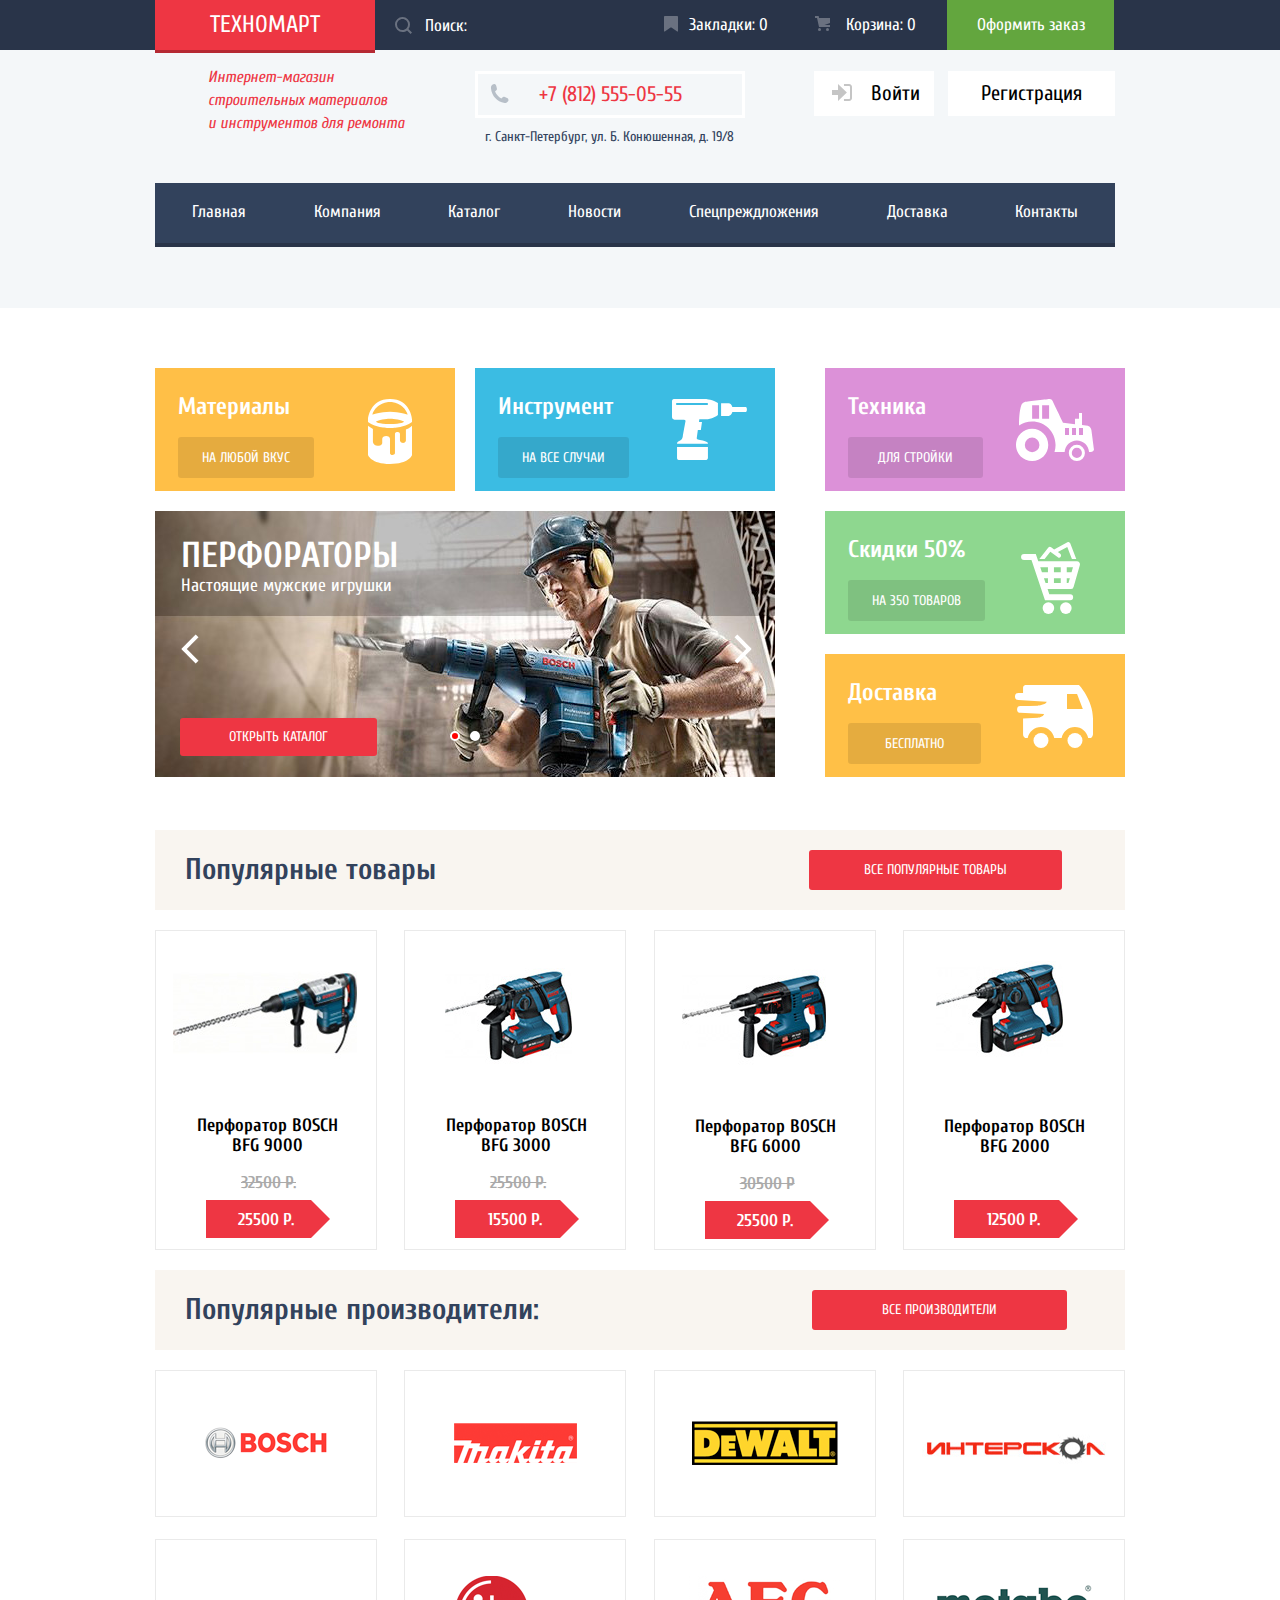
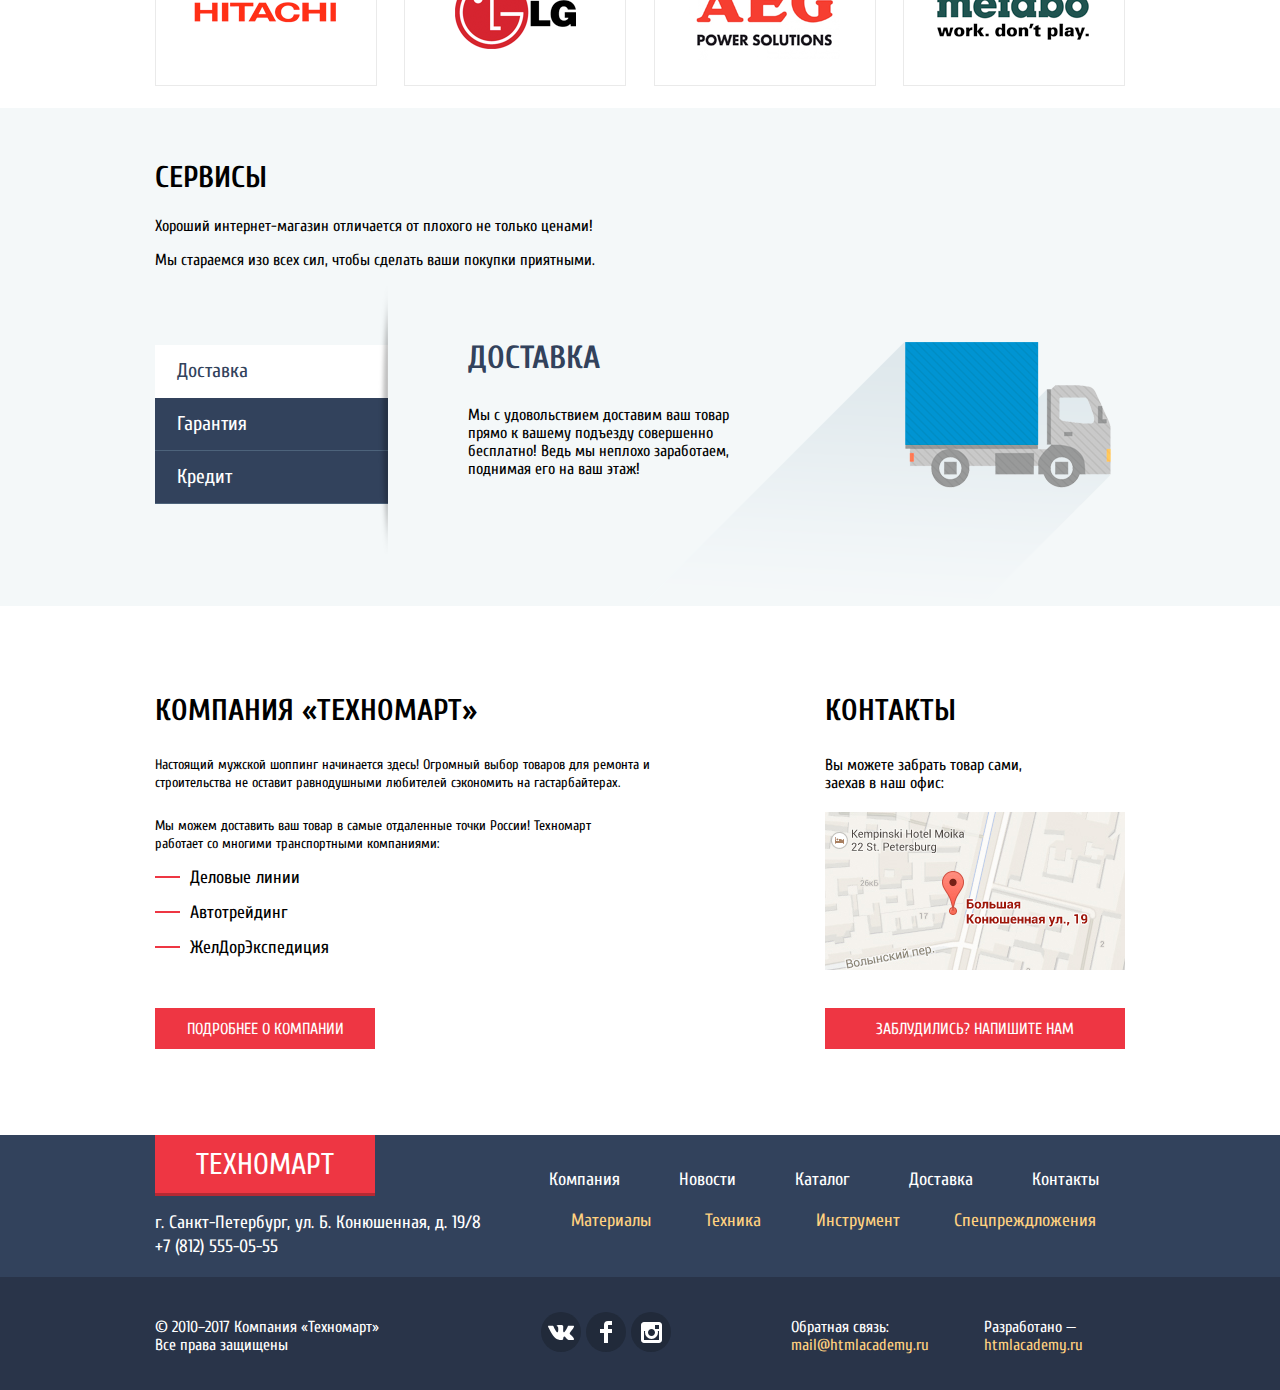
<file: index.html>
<!DOCTYPE html>
<html lang="ru">
<head>
    <meta charset="UTF-8">
    <title>HTML Academy: Техномарт</title>
    <link rel="stylesheet" href="css/stytle.css">
    <link rel="stylesheet" href="css/normalize.css">
    <link href="https://fonts.googleapis.com/css2?family=Cuprum:ital,wght@0,400;0,700;1,400;1,700&display=swap" rel="stylesheet">
</head>
<body>
    <header class="main-header">
        <div class="header-navigation-wrapper">
            <div class="container">
                <nav class="header-navigation">
                    <ul class="site-navigation">
                        <li class="site-navigation-item">
                            <a href="index.html" class="site-navigation-title">
                                Техномарт
                            </a>
                        </li>
                        <li class="site-navigation-item">
                            <form class="site-navigation-search" action="post">
                                <input id="search" type="search" name="search" placeholder="Поиск:" class="site-navigation-search-input">
                                <label class="site-navigation-search-label" for="search"></label>
                            </form>
                        </li>
                        <li class="site-navigation-item">
                            <a href="#" class="navigaion-bookmark">Закладки: 0</a>
                        </li>
                        <li class="site-navigation-item">
                            <a href="#" class="navigaion-cart">Корзина: 0</a>
                        </li>
                        <li class="site-navigation-item">
                            <a href="#" class="navigation-order">Оформить заказ</a>
                        </li>
                    </ul>
                </nav>
            </div>
        </div>
        <div class="header-bottom">
            <div class="header-bottom-wrapper">
                <div class="container">
                    <p class="header-company-info">
                        Интернет-магазин <br>
                        строительных материалов <br>
                        и инструментов для ремонта
                    </p>
                    <div class="header-company-center">
                        <p>+7 (812) 555-05-55</p>
                        <p>г. Санкт-Петербург, ул. Б. Конюшенная, д. 19/8</p>
                    </div>
                    <div class="header-bottom-buttons">
                        <button class="entrance-button">Войти</button>
                        <button class="registration-button">Регистрация</button>
                    </div>
                    <nav class="header-bottom-navigation">
                        <a href="#">Главная</a>
                        <a href="#">Компания</a>
                        <a href="catalog.html">Каталог</a>
                        <a href="#">Новости</a>
                        <a href="#">Спецпреждложения</a>
                        <a href="#">Доставка</a>
                        <a href="#">Контакты</a>
                    </nav>
                </div>
            </div>
        </div> 
    </header>
    <main>
        <h1 class="visually-hidden">Главная магазина Техномарт</h1>
        <div class="container">
            <section class="slider">
                <h2 class="visually-hidden">Блок ссылок</h2>
                <div class="main-slider-left">
                    <div class="materials">
                        <h3>Материалы</h3>
                        <a href="#">На любой вкус</a>
                    </div>
                    <div class="instruments">
                        <h3>Инструмент</h3>
                        <a href="#">На все случаи</a>
                    </div>
                    <div class="slides">
                        <input type="radio" name="toggle" id="btn-1" checked>
                        <input type="radio" name="toggle" id="btn-2">
                        <div class="slider-controls">
                            <label for="btn-1"></label>
                            <label for="btn-2"></label>
                        </div>
                        <label class="arrow-left" for="btn-1"></label>
                        <label class="arrow-right" for="btn-2"></label>
                        <div class="slide first-slide" id="slide-1">
                            <h3>Перфораторы</h3>
                            <p>Настоящие мужские игрушки</p>
                            <a href="#">Открыть каталог</a>
                        </div>
                        <div class="slide second-slide" id="slide-2">
                            <h3>Дрели</h3>
                            <p>Соседям на радость!</p>
                            <a href="#">Открыть каталог</a>
                        </div>
                    </div>
                </div>
                <div class="main-slider-right">
                    <div class="technic">
                        <h3>Техника</h3>
                        <a href="#">Для стройки</a>
                    </div>
                    <div class="discounts">
                        <h3>Скидки 50%</h3>
                        <a href="#">На 350 товаров</a>
                    </div>
                    <div class="delivery">
                        <h3>Доставка</h3>
                        <a href="#">Бесплатно</a>
                    </div>
                </div>
            </section>
            <section class="products-hits">
                <div class="products-hits-title">
                    <h2>Популярные товары</h2>
                    <a href="#">Все популярные товары</a>
                </div>
                <ul class="products-hits-list">
                    <li class="products-hits-item">
                        <div class="product-action">
                            <a href="#" class="product-action-buy">Купить</a>
                            <a href="#" class="product-action-bookmark">В закладки</a>
                        </div>
                        <img src="img/product-hit-1.jpg" alt="Перфоратор BOSCH BFG 9000" width="184" height="164">
                        <h3 class="product-title">Перфоратор BOSCH BFG 9000</h3>
                        <span class="old-price">32500 Р.</span>
                        <a href="#" class="product-price">25500 Р.</a>
                    </li>
                    <li class="products-hits-item">
                        <div class="product-action">
                            <a href="#" class="product-action-buy">Купить</a>
                            <a href="#" class="product-action-bookmark">В закладки</a>
                        </div>
                        <img src="img/product-hit-2.jpg" alt="Перфоратор BOSCH BFG 3000" width="127" height="112">
                        <h3 class="product-title">Перфоратор BOSCH BFG 3000</h3>
                        <span class="old-price">25500 Р.</span>
                        <a href="#" class="product-price">15500 Р.</a>
                    </li>
                    <li class="products-hits-item">
                        <div class="product-action">
                            <a href="#" class="product-action-buy">Купить</a>
                            <a href="#" class="product-action-bookmark">В закладки</a>
                        </div>
                        <img src="img/product-hit-3.jpg" alt="Перфоратор BOSCH BFG 6000" width="144" height="128">
                        <h3 class="product-title">Перфоратор BOSCH BFG 6000</h3>
                        <span class="old-price">30500 Р</span>
                        <a href="#" class="product-price">25500 Р.</a>
                    </li>
                    <li class="products-hits-item">
                        <div class="product-action">
                            <a href="#" class="product-action-buy">Купить</a>
                            <a href="#" class="product-action-bookmark">В закладки</a>
                        </div>
                        <img src="img/product-hit-4.jpg" alt="Перфоратор BOSCH BFG 2000" width="127" height="112">
                        <h3 class="product-title">Перфоратор BOSCH BFG 2000</h3>
                        <a href="#" class="product-price">12500 Р.</a>
                    </li>
                </ul>
            </section>
            <section class="company-hits">
                <div class="company-hits-title">
                    <h2>Популярные производители:</h2>
                    <a href="#">Все производители</a>
                </div>
                <div class="company-hits-list">
                    <a href="#">
                        <img src="img/company-1.png" alt="Bosch" width="126" height="37">
                    </a>
                    <a href="#">
                        <img src="img/company-2.png" alt="Makkita" width="123" height="40">
                    </a>
                    <a href="#">
                        <img src="img/company-3.png" alt="DeWALT" width="146" height="44">
                    </a>
                    <a href="#">
                        <img src="img/company-4.png" alt="ИнтеркСкол" width="200" height="80">
                    </a>
                    <a href="#">
                        <img src="img/company-5.png" alt="Hitachi" width="169" height="31">
                    </a>
                    <a href="#">
                        <img src="img/company-6.png" alt="LG" width="121" height="73">
                    </a>
                    <a href="#">
                        <img src="img/company-7.png" alt="AEG" width="151" height="96">
                    </a>
                    <a href="#">
                        <img src="img/company-8.png" alt="Metabo" width="204" height="69">
                    </a>
                </div>
            </section>
        </div>
        <section class="advantages">
            <div class="advantages-wrapper">
                <div class="container">
                    <input type="radio" name="advantages" id="btn-3" checked>
                    <input type="radio" name="advantages" id="btn-4">
                    <input type="radio" name="advantages" id="btn-5">
                    <h2 class="advantages-title">Сервисы</h2>
                    <p class="advantages-info">Хороший интернет-магазин отличается от плохого не только ценами!</p>
                    <p class="advantages-info">Мы стараемся изо всех сил, чтобы сделать ваши покупки приятными.</p>
                    <div class="advantages-blocks-wrapper">
                        <ul class="advantages-list">
                            <li>
                                <label for="btn-3">Доставка</label>
                            </li>
                            <li>
                                <label for="btn-4">Гарантия</label>
                            </li>
                            <li>
                                <label for="btn-5">Кредит</label>
                            </li>
                        </ul>
                        <div class="advantages-blocks">
                            <div class="advantage delivery-advantage" id="adv-1">
                                <h3>Доставка</h3>
                                <p>Мы с удовольствием доставим ваш товар прямо к вашему подъезду совершенно бесплатно! Ведь мы неплохо заработаем, поднимая его на ваш этаж!</p>
                            </div>
                            <div class="advantage guatantee-advantage" id="adv-2">
                                <h3>Гарантия</h3>
                                <p>Если купленный у нас товар поломается или заискрит, а также в случае пожара, спровоцированного его возгаранием,  вы всегда можете быть уверены в нашей гарантии. Мы обменяем сгоревший товар на новый. <br>
                                    Дом уж восстановите как-нибудь сами.</p>
                            </div>
                            <div class="advantage credit-advantage" id="adv-3">
                                <h3>Кредит</h3>
                                <p>Залезть в долговую яму стало проще! Кредитные консультанты придут вам на помощь.</p>
                                <a href="#">Отправить заявку</a>
                            </div>
                        </div>
                    </div>
                </div>
            </div>
        </section>  
        <div class="container">
            <section class="company-info">
                <h2 class="visually-hidden">Общая информация о компании</h2>
                <div class="company-info-left">
                    <h3 class="company-title">Компания «Техномарт»</h2>
                    <p class="paragraph-first">Настоящий мужской шоппинг начинается здесь! Огромный выбор товаров для ремонта и строительства не оставит равнодушными любителей сэкономить на гастарбайтерах.</p>
                    <p class="paragraph-second">Мы можем доставить ваш товар в самые отдаленные точки России! Техномарт работает со многими транспортными компаниями: </p>
                    <ul class="transport-company-list">
                        <li>Деловые линии</li>
                        <li>Автотрейдинг</li>
                        <li>ЖелДорЭкспедиция</li>
                    </ul>
                    <a href="#" class="company-info-button">Подробнее о компании</a>
                </div>
                <div class="company-info-right">
                    <h3 class="contact-title">Контакты</h2>
                    <p>Вы можете забрать товар сами, заехав в наш офис:</p>
                    <a href="#" class="map">
                        <img src="img/map.jpg" alt="Изображение карты">
                    </a>
                    <a href="#" class="contact-button">Заблудились? Напишите нам</a>
                </div>
            </section>
        </div>
    </main>
    <footer class="main-footer">
        <div class="main-footer-top">
            <div class="footer-top-wrapper">
                <div class="container">
                    <a href="#" class="footer-title">Техномарт</a>
                    <nav class="site-navigation-footer">
                        <ul class="footer-navigation-list">
                            <li class="footer-navigation-item">
                                <a href="#">Компания</a>
                            </li>
                            <li class="footer-navigation-item">
                                <a href="#">Новости</a>
                            </li>
                            <li class="footer-navigation-item">
                                <a href="#">Каталог</a>
                            </li>
                            <li class="footer-navigation-item">
                                <a href="#">Доставка</a>
                            </li>
                            <li class="footer-navigation-item">
                                <a href="#">Контакты</a>
                            </li>
                        </ul>
                    </nav>
                    <p class="footer-addres">г. Санкт-Петербург, ул. Б. Конюшенная, д. 19/8 <br>
                    +7 (812) 555-05-55</p>
                    <nav class="category-navigation-footer">
                        <ul class="category-navigation-list">
                            <li class="footer-category-item">
                                <a href="#">Материалы</a>
                            </li>
                            <li class="footer-category-item">
                                <a href="#">Техника</a>
                            </li>
                            <li class="footer-category-item">
                                <a href="#">Инструмент</a>
                            </li>
                            <li class="footer-category-item">
                                <a href="#">Спецпреждложения</a>
                            </li>
                        </ul>
                    </nav>
                </div>
            </div>
        </div>
        <div class="main-footer-bottom">
            <div class="footer-bottom-wrapper">
                <div class="container">
                    <p class="footer-copyright">© 2010–2017 Компания «Техномарт» <br>
                        Все права защищены</p>
                    <ul class="footer-social-list">
                        <li class="footer-social-item">
                            <a href="#"><svg xmlns="http://www.w3.org/2000/svg" width="26" height="15" viewBox="0 0 26 15"><path fill="#FFF" d="M16.138 11.51c.956-.309 2.18 2.04 3.483 2.939.978.681 1.727.534 1.727.534l3.473-.05s1.815-.112.957-1.554c-.071-.12-.503-1.069-2.585-3.022-2.177-2.043-1.882-1.712.739-5.244 1.597-2.153 2.236-3.468 2.036-4.028-.192-.539-1.365-.399-1.365-.399L20.69.713c-.381.001-.704.119-.851.515-.003.004-.621 1.666-1.445 3.079-1.741 2.989-2.436 3.148-2.724 2.961-.661-.433-.494-1.737-.494-2.664 0-2.897.432-4.105-.846-4.417-.427-.104-.739-.172-1.828-.182-1.392-.021-2.574 0-3.244.329-.445.223-.786.712-.579.74.26.035.843.16 1.155.586.401.552.389 1.789.389 1.789s.229 3.411-.54 3.834c-.528.29-1.25-.302-2.803-3.016-.793-1.388-1.392-2.922-1.392-2.922s-.116-.285-.326-.441c-.25-.185-.6-.244-.6-.244L.848.684S.29.7.085.946c-.182.218-.015.668-.015.668s2.909 6.881 6.203 10.347c3.02 3.182 6.452 2.971 6.452 2.971h1.555s.469-.054.709-.312c.224-.24.214-.691.214-.691s-.031-2.109.935-2.419z"/></svg></a>
                        </li>
                        <li class="footer-social-item">
                            <a href="#"><svg xmlns="http://www.w3.org/2000/svg" width="12" height="22" viewBox="0 0 12 22"><path fill="#FFF" d="M12 4V0H8a4 4 0 0 0-4 4v4H0v4h4v10h4V12h4V8H8V4h4z"/></svg></a>
                        </li>
                        <li class="footer-social-item">
                            <a href="#"><svg xmlns="http://www.w3.org/2000/svg" width="21" height="21" viewBox="0 0 21 21"><path fill="#FFF" d="M18 0H3C1.35 0 0 1.35 0 3v15c0 1.65 1.35 3 3 3h15c1.65 0 3-1.35 3-3V3c0-1.65-1.35-3-3-3zm-7.5 7c1.93 0 3.5 1.57 3.5 3.5S12.43 14 10.5 14 7 12.43 7 10.5 8.57 7 10.5 7zM18 18H3V9h1.181A6.504 6.504 0 0 0 4 10.5a6.5 6.5 0 1 0 13 0 6.45 6.45 0 0 0-.181-1.5H18v9zm0-11h-4V3h4v4z"/></svg></a>
                        </li>
                    </ul>
                    <p class="mailto-footer">
                        Обратная связь: <br>
                        <a href="mailto:mail@htmlacademy.ru">mail@htmlacademy.ru</a>
                    </p>
                    <p class="developer-footer">
                        Разработано — <br>
                        <a href="https://htmlacademy.ru">htmlacademy.ru</a>
                    </p>
                </div>
            </div>
        </div>
    </footer>
</body>
</html>
</file>
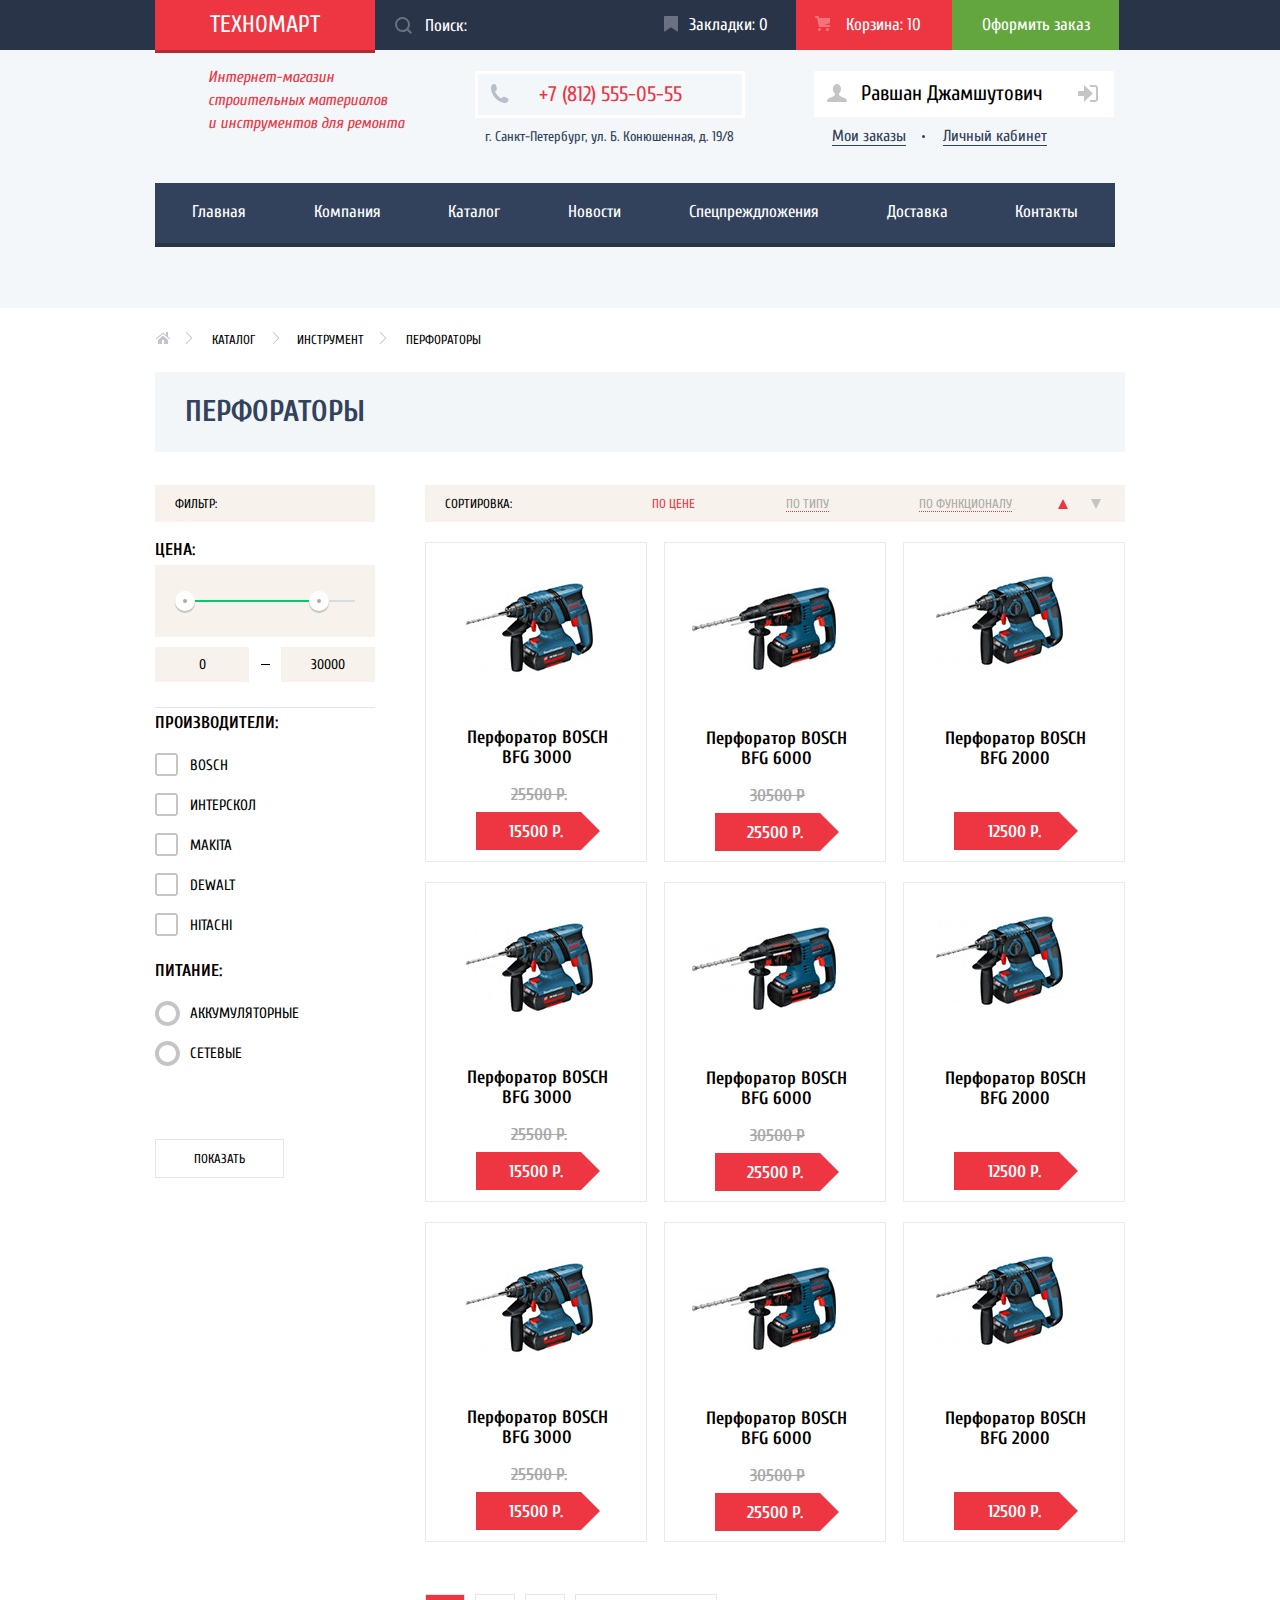
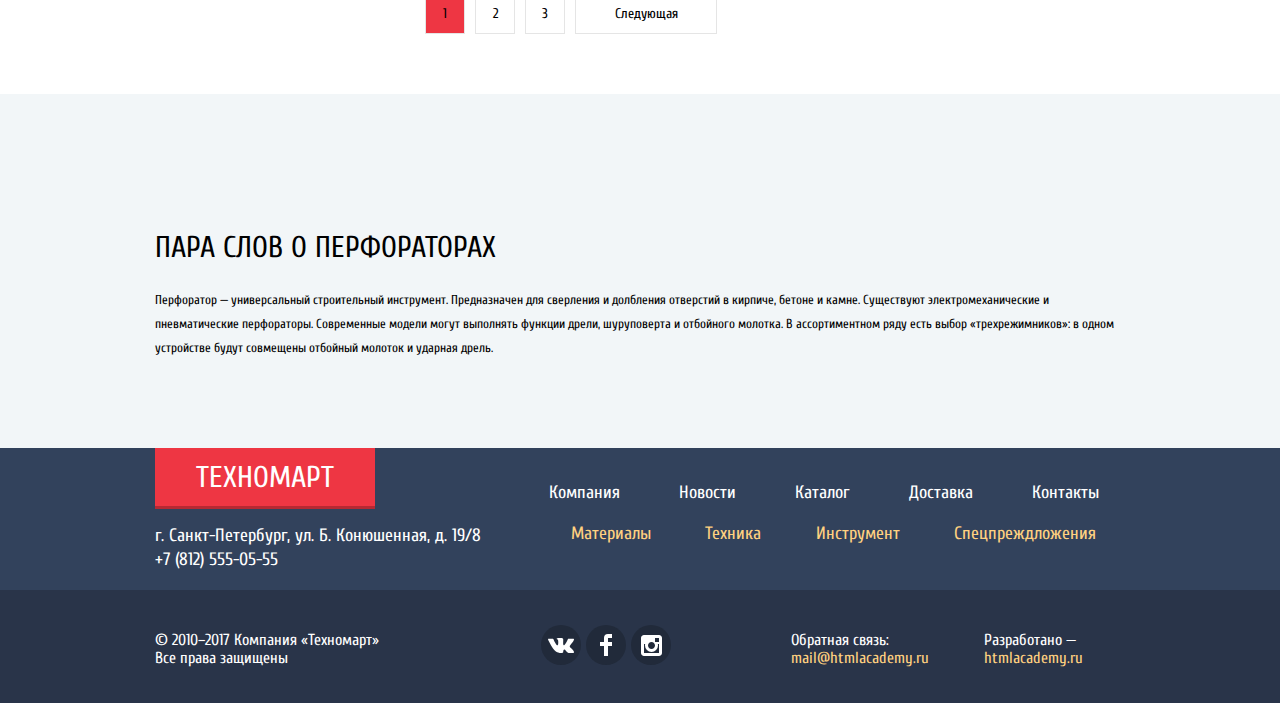
<file: catalog.html>
<!DOCTYPE html>
<html lang="ru">
<head>
    <meta charset="UTF-8">
    <title>HTML Academy: Техномарт</title>
    <link rel="stylesheet" href="css/stytle.css">
    <link rel="stylesheet" href="css/normalize.css">
    <link href="https://fonts.googleapis.com/css2?family=Cuprum:ital,wght@0,400;0,700;1,400;1,700&display=swap" rel="stylesheet">
</head>
<body class="catalog-site">
    <header class="main-header">
        <div class="header-navigation-wrapper">
            <div class="container">
                <nav class="header-navigation">
                    <ul class="site-navigation">
                        <li class="site-navigation-item">
                            <a href="index.html" class="site-navigation-title">
                                Техномарт
                            </a>
                        </li>
                        <li class="site-navigation-item">
                            <form class="site-navigation-search" action="post">
                                <input id="search" type="search" name="search" placeholder="Поиск:" class="site-navigation-search-input">
                                <label class="site-navigation-search-label" for="search"></label>
                            </form>
                        </li>
                        <li class="site-navigation-item">
                            <a href="#" class="navigaion-bookmark">Закладки: 0</a>
                        </li>
                        <li class="site-navigation-item">
                            <a href="#" class="navigaion-cart">Корзина: 10</a>
                        </li>
                        <li class="site-navigation-item">
                            <a href="#" class="navigation-order">Оформить заказ</a>
                        </li>
                    </ul>
                </nav>
            </div>
        </div>
        <div class="header-bottom">
            <div class="header-bottom-wrapper">
                <div class="container">
                    <p class="header-company-info">
                        Интернет-магазин <br>
                        строительных материалов <br>
                        и инструментов для ремонта
                    </p>
                    <div class="header-company-center">
                        <p>+7 (812) 555-05-55</p>
                        <p>г. Санкт-Петербург, ул. Б. Конюшенная, д. 19/8</p>
                    </div>
                    <div class="header-bottom-buttons">
                        <div class="user-header">
                            <a href="#" class="user-icon-header">
                                <svg xmlns="http://www.w3.org/2000/svg" width="20" height="18" viewBox="0 0 20 18"><path fill="#c5c5c5" d="M17.881 14.166c-2.144-.735-4.256-1.666-5.207-2.39-.657-.501-.77-1.618-.517-2.415 1.118-.903 1.864-2.477 1.864-4.278C14.021 2.276 12.221 0 10 0S5.979 2.276 5.979 5.083c0 1.801.746 3.374 1.863 4.277.253.798.141 1.915-.517 2.416-.95.724-3.063 1.654-5.207 2.39S0 18 0 18h20s.025-3.099-2.119-3.834z"/></svg>
                            </a>
                            <p>Равшан Джамшутович</p>
                            <a href="#" class="login-icon-header">
                                <svg xmlns="http://www.w3.org/2000/svg" width="20" height="17" viewBox="0 0 20 17"><path fill="#c5c5c5" d="M14.875 8.5L6 0v6H0v5h6v6z"/><path fill="#c5c5c5" d="M16.986 15.01h-5.027V17h5.027c2.178 0 3.004-1.81 3.029-3.026V3.028C19.99 1.811 19.164 0 16.986 0h-5.027v1.99h5.027c.839 0 .992.681 1.01 1.057v10.904c-.017.376-.171 1.059-1.01 1.059z"/></svg>
                            </a>
                        </div>
                        <div class="header-bottom-links">
                            <a href="#" class="header-bottom-link-1">Мои заказы</a>
                            <a href="#" class="header-bottom-link-2">Личный кабинет</a>
                        </div>
                    </div>
                    <nav class="header-bottom-navigation">
                        <a href="#">Главная</a>
                        <a href="#">Компания</a>
                        <a href="#">Каталог</a>
                        <a href="#">Новости</a>
                        <a href="#">Спецпреждложения</a>
                        <a href="#">Доставка</a>
                        <a href="#">Контакты</a>
                    </nav>
                </div>
            </div>
        </div> 
    </header>
    <main>
        <div class="container">
            <ul class="breadcrumbs">
                <li class="breadcrumbs-item">
                    <a href="#">
                        <svg xmlns="http://www.w3.org/2000/svg" width="15" height="12" viewBox="0 0 15 12"><g fill="#C1C6CE"><path d="M3 8v4h4V8h2v4h4V8L8 3.516z"/><path d="M14.831 6.365L13 4.751V0h-2v2.987L8.332.635c-.02-.017-.043-.023-.064-.037a.465.465 0 0 0-.08-.047.551.551 0 0 0-.095-.024C8.062.521 8.032.515 8 .515c-.031 0-.061.006-.092.012a.46.46 0 0 0-.095.025c-.028.011-.053.029-.08.046-.021.014-.045.02-.064.037l-6.498 5.73a.501.501 0 0 0 .33.875.497.497 0 0 0 .331-.125L8 1.677l6.169 5.438a.501.501 0 0 0 .662-.75z"/></g></svg>
                    </a>
                </li>
                <li class="breadcrumbs-item">
                    <a href="#">
                        Каталог
                    </a>
                </li>
                <li class="breadcrumbs-item">
                    <a href="#">
                        Инструмент
                    </a>
                </li>
                <li class="breadcrumbs-item">
                    <a href="#">
                        Перфораторы
                    </a>
                </li>
            </ul>
            <h1 class="catalog-title">Перфораторы</h1>
            <div class="catalog-columns">
                <section class="filter">
                    <p class="filter-title">
                        Фильтр:
                    </p>
                    <form action="https://echo.htmlacademy.ru" method="post" class="catalog-form">
                        <fieldset class="price">
                            <legend class="price-legend">Цена:</legend>
                            <div class="range-controls">
                                <div class="scale">
                                    <div class="bar"></div>
                                </div>
                                <div class="range-toggle range-toggle-min"></div>
                                <div class="range-toggle range-toggle-max"></div>
                            </div>
                            <div class="price-controls">
                                <input type="text" name="min-price" class="min-price" value="0">
                                <input type="text" name="max-price" class="max-price" value="30000">
                            </div>
                        </fieldset>
                        <fieldset class="manufacturers">
                            <legend class="manufacturers-legend">Производители:</legend>
                            <ul class="manufactures-list">
                                <li class="manufactures-item">
                                    <input type="checkbox" name="bosch" id="bosch-id" class="manufacture-check">
                                    <label for="bosch-id">Bosch</label>
                                </li>
                                <li class="manufactures-item">
                                    <input type="checkbox" name="interskol" id="interskol-id" class="manufacture-check">
                                    <label for="interskol-id">Интерскол</label>
                                </li>
                                <li class="manufactures-item">
                                    <input type="checkbox" name="makita" id="makita-id" class="manufacture-check">
                                    <label for="makita-id">Makita</label>
                                </li>
                                <li class="manufactures-item">
                                    <input type="checkbox" name="dewalt" id="dewalt-id" class="manufacture-check">
                                    <label for="dewalt-id">Dewalt</label>
                                </li>
                                <li class="manufactures-item">
                                    <input type="checkbox" name="hitachi" id="hitachi-id" class="manufacture-check">
                                    <label for="hitachi-id">Hitachi</label>
                                </li>
                            </ul>
                        </fieldset>
                        <fieldset class="supply">
                            <legend class="supply-legend">Питание:</legend>
                            <ul class="supply-list">
                                <li class="supply-item">
                                    <input type="radio" name="supply" value="battery" id="battery-id" class="supply-radio">
                                    <label for="battery-id">Аккумуляторные</label>
                                </li>
                                <li class="supply-item">
                                    <input type="radio" name="supply" value="electronetwork" id="electronetwork-id" class="supply-radio">
                                    <label for="electronetwork-id">Сетевые</label>
                                </li>
                            </ul>
                        </fieldset>
                        <button type="submit" class="button-form">Показать</button>
                    </form>
                </section>
                <section class="catalog">
                    <div class="sorting-block">
                        <p class="sorting-title">Сортировка:</p>
                        <ul class="sorting-list">
                            <li class="sorting-item sorting-link-current">
                                По цене
                            </li>
                            <li class="sorting-item">
                                <a href="#">По типу</a>
                            </li>
                            <li class="sorting-item">
                                <a href="#">По функционалу</a>
                            </li>
                        </ul>
                        <div class="sort-buttons">
                            <button class="sort-button sort-button-up">
                                <span class="visually-hidden">От меньшего к большему</span>
                            </button>
                            <button class="sort-button sort-button-down">
                                <span class="visually-hidden">От большего к меньшему</span>
                            </button>
                        </div>
                    </div>
                    <ul class="catalog-product-list">
                        <li class="catalog-product-item">
                            <div class="product-action">
                                <a href="#" class="product-action-buy">Купить</a>
                                <a href="#" class="product-action-bookmark">В закладки</a>
                            </div>
                            <img src="img/product-hit-2.jpg" alt="Перфоратор BOSCH BFG 3000" width="127" height="112">
                            <h3 class="product-title">Перфоратор BOSCH BFG 3000</h3>
                            <span class="old-price">25500 Р.</span>
                            <a href="#" class="product-price">15500 Р.</a>
                        </li>
                        <li class="catalog-product-item">
                            <div class="product-action">
                                <a href="#" class="product-action-buy">Купить</a>
                                <a href="#" class="product-action-bookmark">В закладки</a>
                            </div>
                            <img src="img/product-hit-3.jpg" alt="Перфоратор BOSCH BFG 6000" width="144" height="128">
                            <h3 class="product-title">Перфоратор BOSCH BFG 6000</h3>
                            <span class="old-price">30500 Р</span>
                            <a href="#" class="product-price">25500 Р.</a>
                        </li>
                        <li class="catalog-product-item">
                            <div class="product-action">
                                <a href="#" class="product-action-buy">Купить</a>
                                <a href="#" class="product-action-bookmark">В закладки</a>
                            </div>
                            <img src="img/product-hit-4.jpg" alt="Перфоратор BOSCH BFG 2000" width="127" height="112">
                            <h3 class="product-title">Перфоратор BOSCH BFG 2000</h3>
                            <a href="#" class="product-price">12500 Р.</a>
                        </li>
                        <li class="catalog-product-item">
                            <div class="product-action">
                                <a href="#" class="product-action-buy">Купить</a>
                                <a href="#" class="product-action-bookmark">В закладки</a>
                            </div>
                            <img src="img/product-hit-2.jpg" alt="Перфоратор BOSCH BFG 3000" width="127" height="112">
                            <h3 class="product-title">Перфоратор BOSCH BFG 3000</h3>
                            <span class="old-price">25500 Р.</span>
                            <a href="#" class="product-price">15500 Р.</a>
                        </li>
                        <li class="catalog-product-item">
                            <div class="product-action">
                                <a href="#" class="product-action-buy">Купить</a>
                                <a href="#" class="product-action-bookmark">В закладки</a>
                            </div>
                            <img src="img/product-hit-3.jpg" alt="Перфоратор BOSCH BFG 6000" width="144" height="128">
                            <h3 class="product-title">Перфоратор BOSCH BFG 6000</h3>
                            <span class="old-price">30500 Р</span>
                            <a href="#" class="product-price">25500 Р.</a>
                        </li>
                        <li class="catalog-product-item">
                            <div class="product-action">
                                <a href="#" class="product-action-buy">Купить</a>
                                <a href="#" class="product-action-bookmark">В закладки</a>
                            </div>
                            <img src="img/product-hit-4.jpg" alt="Перфоратор BOSCH BFG 2000" width="127" height="112">
                            <h3 class="product-title">Перфоратор BOSCH BFG 2000</h3>
                            <a href="#" class="product-price">12500 Р.</a>
                        </li>
                        <li class="catalog-product-item">
                            <div class="product-action">
                                <a href="#" class="product-action-buy">Купить</a>
                                <a href="#" class="product-action-bookmark">В закладки</a>
                            </div>
                            <img src="img/product-hit-2.jpg" alt="Перфоратор BOSCH BFG 3000" width="127" height="112">
                            <h3 class="product-title">Перфоратор BOSCH BFG 3000</h3>
                            <span class="old-price">25500 Р.</span>
                            <a href="#" class="product-price">15500 Р.</a>
                        </li>
                        <li class="catalog-product-item">
                            <div class="product-action">
                                <a href="#" class="product-action-buy">Купить</a>
                                <a href="#" class="product-action-bookmark">В закладки</a>
                            </div>
                            <img src="img/product-hit-3.jpg" alt="Перфоратор BOSCH BFG 6000" width="144" height="128">
                            <h3 class="product-title">Перфоратор BOSCH BFG 6000</h3>
                            <span class="old-price">30500 Р</span>
                            <a href="#" class="product-price">25500 Р.</a>
                        </li>
                        <li class="catalog-product-item">
                            <div class="product-action">
                                <a href="#" class="product-action-buy">Купить</a>
                                <a href="#" class="product-action-bookmark">В закладки</a>
                            </div>
                            <img src="img/product-hit-4.jpg" alt="Перфоратор BOSCH BFG 2000" width="127" height="112">
                            <h3 class="product-title">Перфоратор BOSCH BFG 2000</h3>
                            <a href="#" class="product-price">12500 Р.</a>
                        </li>
                    </ul>
                    <ul class="pagination-list">
                        <li class="pagination-item pagination-item-current">
                            <a href="#">1</a>
                        </li>
                        <li class="pagination-item">
                            <a href="#">2</a>
                        </li>
                        <li class="pagination-item">
                            <a href="#">3</a>
                        </li>
                        <li class="pagination-item pagination-next">
                            <a href="#">Следующая</a>
                        </li>
                    </ul>
                </section>
            </div>
        </div>
        <div class="about-wrapper">
            <div class="container">
                <section class="about">
                    <h2 class="about-title">Пара слов о перфораторах</h2>
                    <p class="about-text">Перфоратор — универсальный строительный инструмент. Предназначен для сверления и долбления отверстий в кирпиче, бетоне и камне.
                        Существуют электромеханические и пневматические перфораторы. Современные модели могут выполнять функции дрели, шуруповерта и отбойного молотка. В ассортиментном ряду есть выбор «трехрежимников»: в одном устройстве будут совмещены отбойный молоток и ударная дрель.</p>
                </section>
            </div>
        </div>
    </main>
    <footer class="main-footer">
        <div class="main-footer-top">
            <div class="footer-top-wrapper">
                <div class="container">
                    <a href="#" class="footer-title">Техномарт</a>
                    <nav class="site-navigation-footer">
                        <ul class="footer-navigation-list">
                            <li class="footer-navigation-item">
                                <a href="#">Компания</a>
                            </li>
                            <li class="footer-navigation-item">
                                <a href="#">Новости</a>
                            </li>
                            <li class="footer-navigation-item">
                                <a href="#">Каталог</a>
                            </li>
                            <li class="footer-navigation-item">
                                <a href="#">Доставка</a>
                            </li>
                            <li class="footer-navigation-item">
                                <a href="#">Контакты</a>
                            </li>
                        </ul>
                    </nav>
                    <p class="footer-addres">г. Санкт-Петербург, ул. Б. Конюшенная, д. 19/8 <br>
                    +7 (812) 555-05-55</p>
                    <nav class="category-navigation-footer">
                        <ul class="category-navigation-list">
                            <li class="footer-category-item">
                                <a href="#">Материалы</a>
                            </li>
                            <li class="footer-category-item">
                                <a href="#">Техника</a>
                            </li>
                            <li class="footer-category-item">
                                <a href="#">Инструмент</a>
                            </li>
                            <li class="footer-category-item">
                                <a href="#">Спецпреждложения</a>
                            </li>
                        </ul>
                    </nav>
                </div>
            </div>
        </div>
        <div class="main-footer-bottom">
            <div class="footer-bottom-wrapper">
                <div class="container">
                    <p class="footer-copyright">© 2010–2017 Компания «Техномарт» <br>
                        Все права защищены</p>
                    <ul class="footer-social-list">
                        <li class="footer-social-item">
                            <a href="#"><svg xmlns="http://www.w3.org/2000/svg" width="26" height="15" viewBox="0 0 26 15"><path fill="#FFF" d="M16.138 11.51c.956-.309 2.18 2.04 3.483 2.939.978.681 1.727.534 1.727.534l3.473-.05s1.815-.112.957-1.554c-.071-.12-.503-1.069-2.585-3.022-2.177-2.043-1.882-1.712.739-5.244 1.597-2.153 2.236-3.468 2.036-4.028-.192-.539-1.365-.399-1.365-.399L20.69.713c-.381.001-.704.119-.851.515-.003.004-.621 1.666-1.445 3.079-1.741 2.989-2.436 3.148-2.724 2.961-.661-.433-.494-1.737-.494-2.664 0-2.897.432-4.105-.846-4.417-.427-.104-.739-.172-1.828-.182-1.392-.021-2.574 0-3.244.329-.445.223-.786.712-.579.74.26.035.843.16 1.155.586.401.552.389 1.789.389 1.789s.229 3.411-.54 3.834c-.528.29-1.25-.302-2.803-3.016-.793-1.388-1.392-2.922-1.392-2.922s-.116-.285-.326-.441c-.25-.185-.6-.244-.6-.244L.848.684S.29.7.085.946c-.182.218-.015.668-.015.668s2.909 6.881 6.203 10.347c3.02 3.182 6.452 2.971 6.452 2.971h1.555s.469-.054.709-.312c.224-.24.214-.691.214-.691s-.031-2.109.935-2.419z"/></svg></a>
                        </li>
                        <li class="footer-social-item">
                            <a href="#"><svg xmlns="http://www.w3.org/2000/svg" width="12" height="22" viewBox="0 0 12 22"><path fill="#FFF" d="M12 4V0H8a4 4 0 0 0-4 4v4H0v4h4v10h4V12h4V8H8V4h4z"/></svg></a>
                        </li>
                        <li class="footer-social-item">
                            <a href="#"><svg xmlns="http://www.w3.org/2000/svg" width="21" height="21" viewBox="0 0 21 21"><path fill="#FFF" d="M18 0H3C1.35 0 0 1.35 0 3v15c0 1.65 1.35 3 3 3h15c1.65 0 3-1.35 3-3V3c0-1.65-1.35-3-3-3zm-7.5 7c1.93 0 3.5 1.57 3.5 3.5S12.43 14 10.5 14 7 12.43 7 10.5 8.57 7 10.5 7zM18 18H3V9h1.181A6.504 6.504 0 0 0 4 10.5a6.5 6.5 0 1 0 13 0 6.45 6.45 0 0 0-.181-1.5H18v9zm0-11h-4V3h4v4z"/></svg></a>
                        </li>
                    </ul>
                    <p class="mailto-footer">
                        Обратная связь: <br>
                        <a href="mailto:mail@htmlacademy.ru">mail@htmlacademy.ru</a>
                    </p>
                    <p class="developer-footer">
                        Разработано — <br>
                        <a href="https://htmlacademy.ru">htmlacademy.ru</a>
                    </p>
                </div>
            </div>
        </div>
    </footer>
</body>
</html>
</file>
<file: css/stytle.css>
/* prefixed by https://autoprefixer.github.io (PostCSS: v7.0.26, autoprefixer: v9.7.3) */

body {
    font-family: 'Cuprum', sans-serif;
    font-size: 14px;
    line-height: 24px;
    background-color: #ffffff;
    color: #000000;
}

.container {
    width: 970px;
    margin: 0 auto;
    padding-left: 10px;
    padding-right: 10px;
}

.visually-hidden {
	position: absolute !important;
	clip: rect(1px 1px 1px 1px); /* IE6, IE7 */
	clip: rect(1px, 1px, 1px, 1px);
	padding:0 !important;
	border:0 !important;
	height: 1px !important; 
	width: 1px !important; 
	overflow: hidden;
}

.main-header {
    margin-bottom: 60px;
}

.header-navigation-wrapper {
    background-color: #293449;
    min-height: 50px;
}

.site-navigation {
    list-style: none;
    margin: 0;
    padding: 0;
    display: -webkit-box;
    display: -ms-flexbox;
    display: flex;
}

.site-navigation-title {
    display: block;
    font-size: 24px;
    line-height: 24px;
    color: #ffffff;
    background-color: #ee3643;
    text-decoration: none;
    text-transform: uppercase;
    padding-left: 55px;
    padding-right: 55px;
    padding-top: 13px;
    padding-bottom: 13px;
    -ms-flex-item-align: center;
        -ms-grid-row-align: center;
        align-self: center;
    -webkit-box-shadow: 0px 3px 0px 0px #b52933;
            box-shadow: 0px 3px 0px 0px #b52933;
}

.site-navigation-title:hover {
    background-color: #ca2c37;
}

.site-navigation-title:active {
    background-color: #ba2732;
    -webkit-box-shadow: 0px 3px 0px 0px #8e1e26;
            box-shadow: 0px 3px 0px 0px #8e1e26;
}

.site-navigation-search {
    position: relative;
}

.site-navigation-search-input {
    position: relative;
    background-color: #293449;
    border: none;
    font: inherit;
    font-size: 17px;
    line-height: 18px;
    color: #ffffff;
    height: 50px;
    padding-left: 50px;
    width: 270px;
}

.site-navigation-search-input:hover {
    background-color: #212a3a;
}

.site-navigation-search-input:active,
.site-navigation-search-input:focus {
    background-color: #ffffff;
    color: #000000;
}

.site-navigation-search-input:focus::-webkit-input-placeholder {
    color: #000000;
}

.site-navigation-search-input:focus::-moz-placeholder {
    color: #000000;
}

.site-navigation-search-input:focus:-ms-input-placeholder {
    color: #000000;
}

.site-navigation-search-input:focus::-ms-input-placeholder {
    color: #000000;
}

.site-navigation-search-input:focus::placeholder {
    color: #000000;
}

.site-navigation-search-input:active::-webkit-input-placeholder {
    color: #000000;
}

.site-navigation-search-input:active::-moz-placeholder {
    color: #000000;
}

.site-navigation-search-input:active:-ms-input-placeholder {
    color: #000000;
}

.site-navigation-search-input:active::-ms-input-placeholder {
    color: #000000;
}

.site-navigation-search-input:active::placeholder {
    color: #000000;
}

.site-navigation-search-label {
    position: absolute;
    top: 17px;
    left: 20px;
    z-index: 20;
    content: "";
    width: 20px;
    height: 20px;
    background-image: url(../svg/icon-search.svg);
    background-repeat: no-repeat;
    opacity: 0.3;
}

.site-navigation-search-input:focus ~ .site-navigation-search-label {
    background-image: url(../svg/icon-search-red.svg);
    opacity: 1;
}

.site-navigation-search-input:active ~ .site-navigation-search-label {
    background-image: url(../svg/icon-search-red.svg);
    opacity: 1;
}

.site-navigation-search input::-webkit-input-placeholder {
    font: inherit;
    font-size: 17px;
    line-height: 18px;
    color: #ffffff;
}

.site-navigation-search input::-moz-placeholder {
    font: inherit;
    font-size: 17px;
    line-height: 18px;
    color: #ffffff;
}

.site-navigation-search input:-ms-input-placeholder {
    font: inherit;
    font-size: 17px;
    line-height: 18px;
    color: #ffffff;
}

.site-navigation-search input::-ms-input-placeholder {
    font: inherit;
    font-size: 17px;
    line-height: 18px;
    color: #ffffff;
}

.site-navigation-search input::placeholder {
    font: inherit;
    font-size: 17px;
    line-height: 18px;
    color: #ffffff;
}

.navigaion-bookmark {
    position: relative;
    display: block;
    font-size: 17px;
    line-height: 18px;
    color: #ffffff;
    text-decoration: none;
    padding-left: 44px;
    padding-right: 28px;
    padding-top: 16px;
    padding-bottom: 16px;
}

.navigaion-bookmark:hover {
    background-color: #212a3a;
}

.navigaion-bookmark:active {
    background-color: #161d29;
    opacity: 0.5;
}

.navigaion-bookmark::before {
    content: "";
    position: absolute;
    left: 19px;
    z-index: 20;
    width: 20px;
    height: 20px;
    background-image: url(../svg/icon-bookmark.svg);
    background-repeat: no-repeat;
    opacity: 0.3;
}

.navigaion-bookmark:hover::before {
    opacity: 1;
}

.navigaion-bookmark:active::before {
    opacity: 0.5;
}

.navigaion-cart {
    position: relative;
    display: block;
    font-size: 17px;
    line-height: 18px;
    color: #ffffff;
    text-decoration: none;
    padding-left: 50px;
    padding-right: 31px;
    padding-top: 16px;
    padding-bottom: 16px;
}

.navigaion-cart:hover {
    background-color: #212a3a;
}

.navigaion-cart:active {
    background-color: #161d29;
    opacity: 0.5;
}

.navigaion-cart::before {
    content: "";
    position: absolute;
    left: 19px;
    z-index: 20;
    width: 20px;
    height: 20px;
    background-image: url(../svg/icon-cart.svg);
    background-repeat: no-repeat;
    opacity: 0.3;
}

.navigaion-cart:hover::before {
    opacity: 1;
}

.navigaion-cart:active::before {
    opacity: 0.5;
}

.navigation-order {
    display: block;
    font-size: 17px;
    line-height: 18px;
    color: #ffffff;
    background-color: #63a63e;
    text-decoration: none;
    padding-left: 29.61px;
    padding-right: 29.61px;
    padding-top: 16px;
    padding-bottom: 16px;
}

.navigation-order:hover {
    background-color: #5fbb2d;
}

.navigation-order:active {
    background-color: #518534;
    color: #aac39b;
}

.header-bottom-wrapper {
    background-color: #f4f7f9;
}

.header-bottom-wrapper .container {
    display: -webkit-box;
    display: -ms-flexbox;
    display: flex;
    -ms-flex-wrap: wrap;
        flex-wrap: wrap;
}

.header-company-info {
    font-size: 16px;
    line-height: 23px;
    font-style: italic;
    color: #ee3643;
    margin-left: 53px;
}

.header-company-center {
    margin-left: 71px;
}

.header-company-center p:first-child {
    position: relative;
    font-size: 21px;
    line-height: 21px;
    color: #ee3643;
    border: 3px solid #ffffff;
    width: 264px;
    vertical-align: middle;
    text-align: center;
    padding-top: 10px;
    padding-bottom: 10px;
    margin-bottom: 7px;
}

.header-company-center p:first-child::before {
    content: "";
    position: absolute;
    left: 12px;
    width: 21px;
    height: 21px;
    background-image: url(../svg/icon-phone.svg);
    background-repeat: no-repeat;
}

.header-company-center p:last-child {
    font-size: 14px;
    line-height: 24px;
    color: #32425c;
    margin-top: 0;
    margin-left: 10px;
}

.header-bottom-buttons {
    margin-left: 69px;
    margin-top: 21px;
}

.entrance-button {
    position: relative;
    font-size: 21px;
    line-height: 21px;
    color: #000000;
    border: none;
    background-color: #ffffff;
    width: 120px;
    min-height: 45px;
    padding-left: 48px;
    margin-right: 10px;
    cursor: pointer;
    outline: none;
}

.entrance-button::before {
    position: absolute;
    content: "";
    width: 22px;
    height: 20px;
    background-image: url(../svg/icon-login.svg);
    background-repeat: no-repeat;
    left: 18px;
    top: 13px;
}

.entrance-button:hover {
    color: #ee3643;
}

.entrance-button:hover::before {
    background-image: url(../svg/icon-login-hover.svg);
}

.entrance-button:active {
    color: #b2b2b2;
}

.entrance-button:active::before {
    background-image: url(../svg/icon-login.svg);
}

.registration-button {
    font-size: 21px;
    line-height: 21px;
    color: #000000;
    border: none;
    background-color: #ffffff;
    width: 167px;
    min-height: 45px;
    cursor: pointer;
    outline: none;
}

.registration-button:hover {
    color: #ee3643;
}

.registration-button:active {
    color: #b2b2b2;
}

.header-bottom-navigation {
    background-color: #32425c;
    width: 960px;
    -webkit-box-align: center;
        -ms-flex-align: center;
            align-items: center;
    list-style: none;
    margin: 0;
    padding: 0;
    margin-top: 20px;
    margin-bottom: 65px;
    display: -webkit-box;
    display: -ms-flexbox;
    display: flex;
    -webkit-box-pack: space-evenly;
        -ms-flex-pack: space-evenly;
            justify-content: space-evenly;
    -webkit-box-shadow: 0px 4px #293449;
            box-shadow: 0px 4px #293449;
}

.header-bottom-navigation a {
    color: #ffffff;
    font-size: 17px;
    line-height: 17px;
    text-decoration: none;
    text-align: center;
    padding-left: 31px;
    padding-right: 31px;
    padding-top: 20px;
    padding-bottom: 23px;
}

.header-bottom-navigation a:hover {
    background-color: #293449;
}

.header-bottom-navigation a:active {
    background-color: #1d2739;
    color: #868c95;
    -webkit-box-shadow: 0px 4px #1d2739;
            box-shadow: 0px 4px #1d2739;
}

.slider {
    display: -webkit-box;
    display: -ms-flexbox;
    display: flex;
    margin-bottom: 53px;
}

.main-slider-left {
    display: -webkit-box;
    display: -ms-flexbox;
    display: flex;
    -ms-flex-wrap: wrap;
        flex-wrap: wrap;
}

.materials {
    position: relative;
    background-color: #ffbf47;
    color: #ffffff;
    width: 300px;
    height: 123px;
    margin-right: 20px;
}

.materials::before {
    content: "";
    position: absolute;
    width: 56px;
    height: 76px;
    background-image: url(../svg/icon-1.svg);
    background-repeat: no-repeat;
    top: 31px;
    left: 213px;
}

.materials h3 {
    font-size: 24px;
    line-height: 30px;
    font-weight: 700;
    margin-left: 23px;
}

.materials a {
    font-size: 14px;
    line-height: 18px;
    color: #ffffff;
    text-transform: uppercase;
    text-decoration: none;
    background-color: rgba(0, 0, 0, 0.1);
    margin-left: 23px;
    padding-left: 24px;
    padding-right: 24px;
    padding-top: 12px;
    padding-bottom: 12px;
    border-radius: 3px;
}

.materials a:hover {
    background-color: rgba(0, 0, 0, 0.2);
}

.materials a:active {
    background-color: rgba(0, 0, 0, 0.3);
}

.instruments {
    position: relative;
    background-color: #3bbce3;
    color: #ffffff;
    width: 300px;
    height: 123px;
}

.instruments::before {
    content: "";
    position: absolute;
    width: 80px;
    height: 76px;
    background-image: url(../svg/icon-2.svg);
    background-repeat: no-repeat;
    top: 31px;
    left: 197px;
}

.instruments h3 {
    font-size: 24px;
    line-height: 30px;
    font-weight: 700;
    margin-left: 23px;
}

.instruments a {
    font-size: 14px;
    line-height: 18px;
    color: #ffffff;
    text-transform: uppercase;
    text-decoration: none;
    background-color: rgba(0, 0, 0, 0.1);
    margin-left: 23px;
    padding-left: 24px;
    padding-right: 24px;
    padding-top: 12px;
    padding-bottom: 12px;
    border-radius: 3px;
}

.instruments a:hover {
    background-color: rgba(0, 0, 0, 0.2);
}

.instruments a:active {
    background-color: rgba(0, 0, 0, 0.3);
}

.slides {
    margin-top: 20px;
    width: 620px;
    height: 266px;
    position: relative;
}

.slides input[name="toggle"] {
    display: none;
}

.slide {
    height: 266px;
    display: none;
}

.slider-controls {
    width: 30px;
    height: 12px;
    position: absolute;
    top: 220px;
    left: 295px;
}

.slider-controls label {
    position: absolute;
    background-color: #ffffff;
    border: 2px solid #ffffff;
    width: 6px;
    height: 6px;
    border-radius: 50%;
    cursor: pointer;
    z-index: 2;
}

.slider-controls label[for="btn-2"] {
    left: 20px;
}

#btn-1:checked ~ .slider-controls label[for="btn-1"] {
    background-color: #ff0000;
}

#btn-2:checked ~ .slider-controls label[for="btn-2"] {
    background-color: #ff0000;

}

.slide h3 {
    margin: 0;
    font-size: 36px;
    line-height: 36px;
    font-weight: 700;
    color: #ffffff;
    text-transform: uppercase;
    padding-left: 26px;
    padding-top: 27px;
}

.slide p {
    font-size: 18px;
    line-height: 24px;
    color: #ffffff;
    margin: 0;
    padding-left: 26px;
}

.slide a {
    display: inline-block;
    font-size: 14px;
    line-height: 18px;
    color: #ffffff;
    text-decoration: none;
    text-transform: uppercase;
    background-color: #ee3643;
    margin-top: 120px;
    margin-left: 25px;
    padding-left: 49px;
    padding-right: 49px;
    padding-top: 10px;
    padding-bottom: 10px;
    border-radius: 3px;
}

.slide a:hover {
    background-color: #ca2c37;
}

.slide a:active {
    background-color: #ba2732;
}

.arrow-left::before,
.arrow-left::after {
    content: "";
    position: absolute;
    width: 20px;
    height: 4px;
    background-color: #ffffff;
    top: 133px;
    left: 25px;
    cursor: pointer;
}

.arrow-left::before {
    -webkit-transform: rotate(-45deg);
        -ms-transform: rotate(-45deg);
            transform: rotate(-45deg);
    top: 130px;
}

.arrow-left::after {
    -webkit-transform: rotate(45deg);
        -ms-transform: rotate(45deg);
            transform: rotate(45deg);
    top: 142px;
}

.arrow-right::before,
.arrow-right::after {
    content: "";
    position: absolute;
    width: 20px;
    height: 4px;
    background-color: #ffffff;
    top: 133px;
    left: 578px;
    cursor: pointer;
}

.arrow-right::before {
    -webkit-transform: rotate(45deg);
        -ms-transform: rotate(45deg);
            transform: rotate(45deg);
    top: 130px;
}

.arrow-right::after {
    -webkit-transform: rotate(-45deg);
        -ms-transform: rotate(-45deg);
            transform: rotate(-45deg);
    top: 142px;
}


.first-slide {
    background-image: url(../img/slider-bg-1.jpg);
    background-repeat: no-repeat;
}

.second-slide {
    background-image: url(../img/slider-bg-2.jpg);
    background-repeat: no-repeat;
}

.main-slider-right {
    display: -webkit-box;
    display: -ms-flexbox;
    display: flex;
    -webkit-box-orient: vertical;
    -webkit-box-direction: normal;
        -ms-flex-direction: column;
            flex-direction: column;
}

#btn-1:checked ~ #slide-1,
#btn-2:checked ~ #slide-2 {
    display: block;
}

.technic {
    position: relative;
    background-color: #dc91d8;
    color: #ffffff;
    width: 300px;
    height: 123px;
    margin-bottom: 20px;
}

.technic::before {
    content: "";
    position: absolute;
    width: 80px;
    height: 76px;
    background-image: url(../svg/icon-3.svg);
    background-repeat: no-repeat;
    top: 31px;
    left: 191px;
}

.technic h3 {
    font-size: 24px;
    line-height: 30px;
    font-weight: 700;
    font-size: 24px;
    line-height: 30px;
    font-weight: 700;
    margin-left: 23px;
}

.technic a {
    font-size: 14px;
    line-height: 18px;
    color: #ffffff;
    text-transform: uppercase;
    text-decoration: none;
    background-color: rgba(0, 0, 0, 0.1);
    margin-left: 23px;
    padding-left: 30px;
    padding-right: 30px;
    padding-top: 12px;
    padding-bottom: 12px;
    border-radius: 3px;
}

.technic a:hover {
    background-color: rgba(0, 0, 0, 0.2);
}

.technic a:active {
    background-color: rgba(0, 0, 0, 0.3);
}

.discounts {
    position: relative;
    background-color: #8ed78f;
    color: #ffffff;
    width: 300px;
    height: 123px;
    margin-bottom: 20px;
}

.discounts::before {
    content: "";
    position: absolute;
    width: 70px;
    height: 76px;
    background-image: url(../svg/icon-4.svg);
    background-repeat: no-repeat;
    top: 31px;
    left: 196px;
}

.discounts h3 {
    font-size: 24px;
    line-height: 30px;
    font-weight: 700;
    font-size: 24px;
    line-height: 30px;
    font-weight: 700;
    margin-left: 23px;
}

.discounts a {
    font-size: 14px;
    line-height: 18px;
    color: #ffffff;
    text-transform: uppercase;
    text-decoration: none;
    background-color: rgba(0, 0, 0, 0.1);
    margin-left: 23px;
    padding-left: 24px;
    padding-right: 24px;
    padding-top: 12px;
    padding-bottom: 12px;
    border-radius: 3px;
}

.discounts a:hover {
    background-color: rgba(0, 0, 0, 0.2);
}

.discounts a:active {
    background-color: rgba(0, 0, 0, 0.3);
}

.delivery {
    position: relative;
    background-color: #ffc047;
    color: #ffffff;
    width: 300px;
    height: 123px;
}

.delivery::before {
    content: "";
    position: absolute;
    width: 85px;
    height: 76px;
    background-image: url(../svg/icon-5.svg);
    background-repeat: no-repeat;
    top: 31px;
    left: 190px;
}

.delivery h3 {
    font-size: 24px;
    line-height: 30px;
    font-weight: 700;
    font-size: 24px;
    line-height: 30px;
    font-weight: 700;
    margin-left: 23px;
}

.delivery a {
    font-size: 14px;
    line-height: 18px;
    color: #ffffff;
    text-transform: uppercase;
    text-decoration: none;
    background-color: rgba(0, 0, 0, 0.1);
    margin-left: 23px;
    padding-left: 37px;
    padding-right: 37px;
    padding-top: 12px;
    padding-bottom: 12px;
    border-radius: 3px;
}

.delivery a:hover {
    background-color: rgba(0, 0, 0, 0.2);
}

.delivery a:active {
    background-color: rgba(0, 0, 0, 0.3);
}

.products-hits-title {
    background-color: #f9f5f0;
    display: -webkit-box;
    display: -ms-flexbox;
    display: flex;
    margin-bottom: 20px;
}

.products-hits-title h2 {
    font-size: 30px;
    line-height: 30px;
    color: #32425c;
    margin-left: 30px;
}

.products-hits-title a {
    font-size: 14px;
    line-height: 18px;
    color: #ffffff;
    text-decoration: none;
    text-transform: uppercase;
    background-color: #ee3643;
    padding-left: 55px;
    padding-right: 55px;
    padding-top: 11px;
    padding-bottom: 11px;
    -ms-flex-item-align: center;
        -ms-grid-row-align: center;
        align-self: center;
    margin-left: 373px;
    border-radius: 3px;
}

.products-hits-title a:hover {
    background-color: #ca2c37;
}

.products-hits-title a:active {
    background-color: #ba2732;
}

.products-hits-list {
    list-style: none;
    margin: 0;
    padding: 0;
    display: -webkit-box;
    display: -ms-flexbox;
    display: flex;
    -webkit-box-pack: justify;
        -ms-flex-pack: justify;
            justify-content: space-between;
    margin-bottom: 20px;
}

.products-hits-list li {
    border: 1px solid #eaeaea;
    width: 220px;
    min-height: 318px;
    position: relative;
}

.product-action {
    display: none;
    position: absolute;
    width: 220px;
    height: 160px;
    background-color: #ffffff;
}

.products-hits-item:hover {
    box-shadow:0px 1px 17px 2px rgba(0,0,0,0.47);
    -webkit-box-shadow:0px 1px 17px 2px rgba(0,0,0,0.47);
    -moz-box-shadow:0px 1px 17px 2px rgba(0,0,0,0.47);
}

.products-hits-item:hover .product-action {
    display: block;
}

.product-action-buy {
    display: inline-block;
    text-align: center;
    color: #ffffff;
    font-size: 14px;
    line-height: 18px;
    text-decoration: none;
    text-transform: uppercase;
    background-color: #63a63e;
    -webkit-box-shadow: 0px 2px #367315;
            box-shadow: 0px 2px #367315;
    width: 135px;
    padding-top: 13px;
    padding-bottom: 12px;
    border-radius: 3px;
    margin-top: 45px;
    margin-left: 42px;
    margin-bottom: 10px;
}

.product-action-buy:hover {
    background-color: #5fbb2d;
}

.product-action-buy:active {
    background-color: #518534;
    -webkit-box-shadow: none;
            box-shadow: none;
}

.product-action-bookmark {
    display: inline-block;
    text-align: center;
    font-size: 14px;
    line-height: 18px;
    color: #32425c;
    text-decoration: none;
    text-transform: uppercase;
    background-color: #ffffff;
    border: 3px solid #63a63e;
    width: 129px;
    padding-top: 10px;
    padding-bottom: 9px;
    border-radius: 3px;
    margin-left: 42px;
}

.product-action-bookmark:hover {
    border: 3px solid #32425c;
}

.product-action-bookmark:active {
    border: 3px solid #c1c6ce;
    color: #c1c6ce;
}

.products-hits-item:nth-child(1) img {
    margin-left: 17px;
}
.products-hits-item:nth-child(2) img {
    margin-left: 40px;
    margin-top: 29px;
}
.products-hits-item:nth-child(3) img {
    margin-left: 27px;
    margin-top: 22px;
}
.products-hits-item:nth-child(4) img {
    margin-left: 32px;
    margin-top: 22px;
}

.product-title {
    font-size: 18px;
    line-height: 20px;
    font-weight: 700;
    color: #000000;
    width: 158px;
    text-align: center;
    margin-left: 32px;
}

.products-hits-item:nth-child(1) .product-title {
    margin-top: 13px;
}

.products-hits-item:nth-child(2) .product-title {
    margin-top: 36px;
}

.products-hits-item:nth-child(3) .product-title {
    margin-top: 28px;
}

.products-hits-item:nth-child(4) .product-title {
    margin-top: 44px;
}

.old-price {
    display: block;
    color: #aaaaaa;
    font-size: 17px;
    line-height: 18px;
    font-weight: 700;
    text-decoration: line-through;
    margin-left: 85px;
}

.product-price {
    position: relative;
    display: block;
    background-color: #ee3643;
    color: #ffffff;
    font-size: 17px;
    line-height: 18px;
    font-weight: 700;
    text-decoration: none;
    margin-top: 8px;
    width: 90px;
    text-align: center;
    margin-left: 50px;
    padding-top: 11px;
    padding-bottom: 9px;
    padding-left: 15px;
}

.product-price::after {
    position: absolute;
    content: "";
    width: 0;
    height: 0;
    border: 19px solid transparent;
    border-left-color: #ee3643;
    top: 0;
    right: -38px;
}

.products-hits-item:nth-child(4) .product-price {
    margin-top: 43px;
}

.company-hits-title {
    background-color: #f9f5f0;
    display: -webkit-box;
    display: -ms-flexbox;
    display: flex;
    margin-bottom: 20px;
}

.company-hits-title h2 {
    font-size: 30px;
    line-height: 30px;
    color: #32425c;
    margin-left: 30px;
}

.company-hits-title a {
    font-size: 14px;
    line-height: 18px;
    color: #ffffff;
    text-decoration: none;
    text-transform: uppercase;
    background-color: #ee3643;
    padding-left: 70px;
    padding-right: 70px;
    padding-top: 11px;
    padding-bottom: 11px;
    -ms-flex-item-align: center;
        -ms-grid-row-align: center;
        align-self: center;
    margin-left: 273px;
    border-radius: 3px;
}

.company-hits-title a:hover {
    background-color: #ca2c37;
}

.company-hits-title a:active {
    background-color: #ba2732;
}

.company-hits-list {
    list-style: none;
    margin: 0;
    padding: 0;
    display: -webkit-box;
    display: -ms-flexbox;
    display: flex;
    -ms-flex-wrap: wrap;
        flex-wrap: wrap;
    -webkit-box-pack: justify;
        -ms-flex-pack: justify;
            justify-content: space-between;
}

.company-hits-list a {
    border: 1px solid #eaeaea;
    width: 220px;
    min-height: 145px;
    margin-bottom: 22px;
    display: -webkit-box;
    display: -ms-flexbox;
    display: flex;
    -webkit-box-pack: center;
        -ms-flex-pack: center;
            justify-content: center;
    -webkit-box-align: center;
        -ms-flex-align: center;
            align-items: center;
}

.company-hits-list a:hover {
    box-shadow:0px 1px 17px 2px rgba(0,0,0,0.47);
    -webkit-box-shadow:0px 1px 17px 2px rgba(0,0,0,0.47);
    -moz-box-shadow:0px 1px 17px 2px rgba(0,0,0,0.47);
}

.company-hits-list a:active {
    box-shadow:0px 1px 7px 2px rgba(0,0,0,0.47);
    -webkit-box-shadow:0px 1px 7px 2px rgba(0,0,0,0.47);
    -moz-box-shadow:0px 1px 7px 2px rgba(0,0,0,0.47);
    opacity: 0.3;
}

.advantages-wrapper {
    background-color: #f4f8f9;
}

.advantages-wrapper input[name="advantages"] {
    display: none;
}

.advantages-title {
    margin-top: 0;
    padding-top: 55px;
}

.advantages-title {
    font-size: 30px;
    line-height: 30px;
    color: #000000;
    text-transform: uppercase;
}

.advantages-info {
    font-size: 16px;
    line-height: 18px;
}

.advantages-blocks-wrapper {
    display: -webkit-box;
    display: -ms-flexbox;
    display: flex;
}

.advantages-list {
    position: relative;
    background-color: #32425c;
    list-style: none;
    margin: 0;
    padding: 0;
    margin-top: 60px;
    margin-bottom: 102px;
}

.advantages-list::before {
    content: "";
    position: absolute;
    height: 268px;
    width: 10px;
    background-image: url(../img/advantages-line.png);
    right: 0;
    bottom: -50px;
}

.advantages-list li label {
    display: block;
    color: #ffffff;
    font-size: 20px;
    line-height: 24px;
    cursor: pointer;
    padding-left: 22px;
    padding-right: 140px;
    padding-top: 14px;
    padding-bottom: 14px;
    border-bottom: 1px solid #4d637b;
}

.advantages-list li label:hover {
    background-color: #293449;
}

.advantages-blocks {
    margin-left: 80px;
    margin-top: 25px;
}

.advantage {
    display: none;
}

#btn-3:checked ~ .advantages-blocks-wrapper #adv-1,
#btn-4:checked ~ .advantages-blocks-wrapper #adv-2,
#btn-5:checked ~ .advantages-blocks-wrapper #adv-3 {
    display: block;
}

#btn-3:checked ~ .advantages-blocks-wrapper label[for="btn-3"],
#btn-4:checked ~ .advantages-blocks-wrapper label[for="btn-4"],
#btn-5:checked ~ .advantages-blocks-wrapper label[for="btn-5"] {
    background-color: #ffffff;
    border-bottom: 1px solid #ffffff;
    color: #32425c;
}

.advantages-blocks h3 {
    font-size: 32px;
    line-height: 32px;
    color: #32425c;
    text-transform: uppercase;
}

.advantages-blocks p {
    font-size: 16px;
    line-height: 18px;
}

.delivery-advantage {
    position: relative;
}

.delivery-advantage::before {
    content: "";
    position: absolute;
    width: 470px;
    height: 265px;
    background-image: url(../img/delivery.png);
    background-repeat: no-repeat;
    left: 175px;
}

.delivery-advantage p {
    width: 300px;
}

.guatantee-advantage {
    position: relative;
}

.guatantee-advantage::before {
    content: "";
    position: absolute;
    width: 470px;
    height: 265px;
    background-image: url(../img/guarantee.png);
    background-repeat: no-repeat;
    left: 255px;
}

.guatantee-advantage p {
    width: 390px;
}

.guatantee-advantage h3 {
    margin-bottom: 10px;
}

.credit-advantage {
    position: relative;
}

.credit-advantage::before {
    content: "";
    position: absolute;
    width: 470px;
    height: 265px;
    background-image: url(../img/credit.png);
    background-repeat: no-repeat;
    left: 180px;
}

.credit-advantage h3 {
    margin-bottom: 0;
}

.credit-advantage p {
    width: 300px;
    margin-bottom: 28px;
}

.credit-advantage a {
    color: #ffffff;
    background-color: #ff5357;
    font-size: 20px;
    line-height: 22px;
    text-decoration: none;
    text-transform: uppercase;
    padding-left: 40px;
    padding-right: 40px;
    padding-top: 10px;
    padding-bottom: 10px;
    border-radius: 3px;
}

.credit-advantage a:hover {
    background-color: #ca2c37;
}

.credit-advantage a:active {
    background-color: #ba2732;
}

.company-info {
    display: -webkit-box;
    display: -ms-flexbox;
    display: flex;
}

.company-title {
    font-size: 30px;
    line-height: 30px;
    text-transform: uppercase;
}

.company-info-left {
    width: 580px;
    margin-right: 100px;
    margin-top: 60px;
}

.company-info-left p {
    font-size: 14px;
    line-height: 18px;
}

.paragraph-first {
    margin-bottom: 25px;
}

.paragraph-second {
    margin-bottom: 15px;
    width: 440px;
}

.transport-company-list {
    list-style: none;
    margin: 0;
    padding: 0;
}

.transport-company-list li {
    position: relative;
    font-size: 18px;
    line-height: 20px;
    padding-left: 35px;
    margin-bottom: 15px;
}

.transport-company-list li:last-child {
    margin-bottom: 50px;
}

.transport-company-list li::before {
    position: absolute;
    top: 8px;
    left: 0;
    content: "";
    width: 25px;
    height: 2px;
    background-color: #ee3643;
}

.company-info-button {
    display: block;
    background-color: #ee3643;
    color: #ffffff;
    font-size: 16px;
    line-height: 22px;
    text-decoration: none;
    text-transform: uppercase;
    padding-top: 10px;
    padding-bottom: 9px;
    width: 220px;
    text-align: center;
}

.company-info-button:hover {
    background-color: #ca2c37;
}

.company-info-button:active {
    background-color: #ba2732;
}

.contact-title {
    font-size: 30px;
    line-height: 30px;
    text-transform: uppercase;
}

.company-info-right {
    width: 300px;
    margin-top: 60px;
}

.company-info-right p {
    font-size: 16px;
    line-height: 18px;
    width: 220px;
    margin-bottom: 20px;
}

.map {
    display: block;
    margin-bottom: 30px;
}

.contact-button {
    display: block;
    background-color: #ee3643;
    color: #ffffff;
    font-size: 16px;
    line-height: 22px;
    text-decoration: none;
    text-transform: uppercase;
    margin-bottom: 86px;
    text-align: center;
    padding-top: 10px;
    padding-bottom: 9px;
}

.contact-button:hover {
    background-color: #ca2c37;
}

.contact-button:active {
    background-color: #ba2732;
}

.footer-top-wrapper {
    background-color: #32425c;
}

.footer-top-wrapper .container {
    display: -webkit-box;
    display: -ms-flexbox;
    display: flex;
    -ms-flex-wrap: wrap;
        flex-wrap: wrap;
}

.footer-title {
    font-size: 30px;
    line-height: 30px;
    color: #ffffff;
    text-decoration: none;
    text-transform: uppercase;
    background-color: #ee3643;
    width: 220px;
    padding-top: 15px;
    padding-bottom: 13px;
    text-align: center;
    margin-right: 174px;
    -webkit-box-shadow: 0px 3px 0px 0px #b52933;
            box-shadow: 0px 3px 0px 0px #b52933;
}

.footer-title:hover {
    background-color: #ca2c37;
}

.footer-title:active {
    background-color: #ba2732;
    -webkit-box-shadow: 0px 3px 0px 0px #8e1e26;
            box-shadow: 0px 3px 0px 0px #8e1e26;
}

.footer-navigation-list {
    list-style: none;
    margin: 0;
    padding: 0;
    display: -webkit-box;
    display: -ms-flexbox;
    display: flex;
    width: 550px;
    -webkit-box-pack: justify;
        -ms-flex-pack: justify;
            justify-content: space-between;
    min-height: 58px;
}

.footer-navigation-item {
    -ms-flex-item-align: end;
        align-self: flex-end;
}

.footer-navigation-item a {
    font-size: 18px;
    line-height: 24px;
    color: #ffffff;
    text-decoration: none;
}

.footer-navigation-item a:hover {
    border-bottom: 1px solid #ffffff;
}

.footer-navigation-item a:active {
    border-bottom: none;
    opacity: 0.4;
}

.footer-addres {
    font-size: 18px;
    line-height: 24px;
    color: #ffffff;
    margin-right: 90px;
}

.category-navigation-list {
    list-style: none;
    padding: 0;
    margin: 0;
    display: -webkit-box;
    display: -ms-flexbox;
    display: flex;
    width: 525px;
    -webkit-box-pack: justify;
        -ms-flex-pack: justify;
            justify-content: space-between;
    margin-top: 16px;
    -ms-flex-line-pack: center;
        align-content: center;
}

.footer-category-item a {
    font-size: 18px;
    line-height: 24px;
    color: #ffd180;
    text-decoration: none;
}

.footer-category-item a:hover {
    border-bottom: 1px solid #ffd180;
}

.footer-category-item a:active {
    border-bottom: none;
    opacity: 0.4;
}

.footer-bottom-wrapper {
    background-color: #293449;
}

.main-footer-bottom .container {
    display: -webkit-box;
    display: -ms-flexbox;
    display: flex;
    padding-top: 25px;
    padding-bottom: 20px;
}

.footer-copyright {
    font-size: 16px;
    line-height: 18px;
    color: #ffffff;
    margin-right: 162px;
}

.footer-social-list {
    margin-top: 35px;
    list-style: none;
    margin: 0;
    padding: 0;
    display: -webkit-box;
    display: -ms-flexbox;
    display: flex;
    width: 130px;
    margin-right: 120px;
    -webkit-box-pack: justify;
        -ms-flex-pack: justify;
            justify-content: space-between;
}

.footer-social-item {
    margin-top: 10px;
}

.footer-social-item a {
    display: -webkit-box;
    display: -ms-flexbox;
    display: flex;
    width: 40px;
    height: 40px;
    background-color: #212a3a;
    -webkit-box-pack: center;
        -ms-flex-pack: center;
            justify-content: center;
    -webkit-box-align: center;
        -ms-flex-align: center;
            align-items: center;
    border-radius: 50%;
}

.footer-social-item a:hover {
    background-color: #ee3643;
}

.mailto-footer {
    font-size: 16px;
    line-height: 18px;
    color: #ffffff;
    margin-right: 55px;
}

.mailto-footer a {
    color: #ffd180;
    text-decoration: none;
}

.mailto-footer a:hover {
    border-bottom: 1px solid #ffd180;
}

.mailto-footer a:active {
    border-bottom: none;
    color: #ee3643;
}

.developer-footer {
    font-size: 16px;
    line-height: 18px;
    color: #ffffff;
}

.developer-footer a {
    color: #ffd180;
    text-decoration: none;
}

.developer-footer a:hover {
    border-bottom: 1px solid #ffd180;
}

.developer-footer a:active {
    border-bottom: none;
    color: #ee3643;
}

.user-header {
    display: -webkit-box;
    display: -ms-flexbox;
    display: flex;
    background-color: #ffffff;
    width: 300px;
}

.user-header p {
    font-size: 21px;
    line-height: 21px;
    margin: 0;
    padding-top: 12px;
    padding-bottom: 13px;
}

.user-icon-header {
    margin-left: 13px;
    margin-top: 13px;
    margin-right: 14px;
}

.user-icon-header:hover path {
    fill: #32425c;
}

.login-icon-header:hover path {
    fill: #32425c;
}

.login-icon-header {
    margin-top: 14px;
    margin-left: 35px;
}

.header-bottom-links {
    margin-top: 10px;
    margin-left: 18px;
    font-size: 16px;
    line-height: 18px;
}

.header-bottom-links a {
    color: #32425c;
    border-bottom: 1px solid #32425c;
    text-decoration: none;
}

.header-bottom-link-1 {
    position: relative;
    display: inline-block;
    margin-right: 33px;
}

.header-bottom-link-1::before {
    position: absolute;
    content: "";
    width: 3px;
    height: 3px;
    border-radius: 50%;
    top: 8px;
    left: 90px;
    background-color: #32425c;
}

.header-bottom-link-1:hover,
.header-bottom-link-2:hover {
    color: #ee3643;
    border-bottom: 1px solid #ee3643;
    text-decoration: none;
}

.header-bottom-link-1:active,
.header-bottom-link-2:active {
    color: #b7bfc8;
    border-bottom: 1px solid #b7bfc8;
    text-decoration: none;
}

.breadcrumbs {
    display: -webkit-box;
    display: -ms-flexbox;
    display: flex;
    list-style: none;
    margin: 0;
    padding: 0;
}

.breadcrumbs-item {
    margin-right: 42px;
    position: relative;
}

.breadcrumbs-item::after {
    content: "";
    position: absolute;
    width: 10px;
    height: 14px;
    background-image: url(../svg/icon-right-small.svg);
    background-repeat: no-repeat;
    left: 30px;
    top: 4px;
}

.breadcrumbs-item:nth-child(2)::after {
    left: 60px;
}

.breadcrumbs-item:nth-child(3)::after {
    left: 82px;
}

.breadcrumbs-item:nth-child(4)::after {
    background-image: none;
}

.breadcrumbs-item a {
    font-size: 13px;
    line-height: 18px;
    color: #000000;
    text-decoration: none;
    text-transform: uppercase;
}

.catalog-site .main-header {
    margin-bottom: 20px;
}

.catalog-title {
    background-color: #f2f6f8;
    padding-left: 30px;
    padding-top: 25px;
    padding-bottom: 25px;
    color: #32425c;
    font-size: 30px;
    line-height: 30px;
    text-transform: uppercase;
}

.catalog-columns {
    display: -webkit-box;
    display: -ms-flexbox;
    display: flex;
    -webkit-box-pack: justify;
        -ms-flex-pack: justify;
            justify-content: space-between;
}

.filter {
    width: 220px;
}

.filter-title {
    background-color: #f7f3ec;
    padding-left: 20px;
    padding-top: 10px;
    padding-bottom: 9px;
    font-size: 13px;
    line-height: 18px;
    color: #000000;
    text-transform: uppercase;
}

.catalog-form fieldset {
    border: 0 none;
    margin: 0;
    padding: 0;
}

.catalog-form legend {
    font-size: 17px;
    line-height: 30px;
    font-weight: 700;
    text-transform: uppercase;
}

.catalog-form .price {
    padding-bottom: 25px;
    border-bottom: 1px solid #e5e5e5;
}

.range-controls {
    position: relative;
    background-color: #f7f3ec;
    padding-left: 20px;
    padding-right: 20px;
    padding-top: 35px;
    padding-bottom: 35px;
    margin-bottom: 10px;
}

.range-controls .scale {
    height: 2px;
    background-color: #d7dcde;
}

.range-controls .bar {
    width: 80%;
    background-color: #00ca74;
    height: 2px;
}

.range-toggle {
    position: absolute;
    top: 26px;

    width: 4px;
    height: 4px;

    background-color: #ababab;
    border: 8px solid #ffffff;
    border-radius: 50%;
    -webkit-box-shadow: 0 2px 1px 0 rgba(0, 1, 1, 0.2);
            box-shadow: 0 2px 1px 0 rgba(0, 1, 1, 0.2);
    cursor: pointer;
}

.range-toggle-max {
    left: 70%;
}

.price-controls {
    position: relative;
    display: -webkit-box;
    display: -ms-flexbox;
    display: flex;
    -webkit-box-pack: justify;
        -ms-flex-pack: justify;
            justify-content: space-between;
}

.price-controls::before {
    content: "";
    position: absolute;
    height: 1px;
    width: 9px;
    background-color: #000000;
    left: 50%;
    margin-left: -4px;
    top: 17px;
}

.price-controls input {
    width: 90px;
    text-align: center;
    border: none;
    background-color: #f7f3ec;
    padding-top: 10px;
    padding-bottom: 9px;
}

.manufactures-list {
    list-style: none;
    margin: 0;
    padding: 0;
}

.manufactures-list input {
    display: none;
}

.manufactures-item {
    position: relative;
    padding-left: 35px;
    font-size: 15px;
    line-height: 20px;
    text-transform: uppercase;
    margin-bottom: 20px;
}
.manufactures-item label {
    cursor: pointer;
}

.manufactures-item label::before {
    content: "";
    position: absolute;
    top: -3px;
    left: 0;
    width: 28px;
    height: 28px;
    background-image: url(../svg/checkbox-off.svg);
    background-repeat: no-repeat;
}

.manufacture-check:checked ~ label::before {
    background-image: url(../svg/checkbox-on.svg);
}

.manufactures-item:first-child {
    margin-top: 18px;
}

.supply-list {
    list-style: none;
    padding: 0;
    margin: 0;
}

.supply-list input {
    display: none;
}

.supply-item {
    position: relative;
    padding-left: 35px;
    font-size: 15px;
    line-height: 20px;
    text-transform: uppercase;
    margin-bottom: 20px;
}

.supply-item:first-child {
    margin-top: 18px;
}

.supply-item:last-child {
    margin-bottom: 75px;
}

.supply-item label {
    cursor: pointer;
}

.supply-item label::before {
    content: "";
    position: absolute;
    top: -3px;
    left: 0;
    width: 28px;
    height: 28px;
    background-image: url(../svg/radio-off.svg);
    background-repeat: no-repeat;
}

.supply-radio:checked ~ label::before {
    background-image: url(../svg/radio-on.svg);
}

.button-form {
    border: 1px solid #e5e5e5;
    background-color: #ffffff;
    padding-left: 38px;
    padding-right: 38px;
    padding-top: 10px;
    padding-bottom: 9px;
    font-size: 13px;
    line-height: 18px;
    color: #000000;
    text-transform: uppercase;
    cursor: pointer;
}

.catalog {
    width: 700px;
}

.sorting-block {
    display: -webkit-box;
    display: -ms-flexbox;
    display: flex;
    background-color: #f7f3ec;
    height: 37px;
    margin-top: 13px;
}

.sorting-title {
    font-size: 13px;
    line-height: 18px;
    text-transform: uppercase;
    margin-left: 20px;
    margin-right: 140px;
    -ms-flex-item-align: center;
        -ms-grid-row-align: center;
        align-self: center;
}

.sorting-list {
    display: -webkit-box;
    display: -ms-flexbox;
    display: flex;
    list-style: none;
    margin: 0;
    padding: 0;
    width: 360px;
    -webkit-box-pack: justify;
        -ms-flex-pack: justify;
            justify-content: space-between;
    font-size: 13px;
    line-height: 18px;
    text-transform: uppercase;
    margin-right: 46px;
}

.sorting-item{
    -ms-flex-item-align: center;
        -ms-grid-row-align: center;
        align-self: center;
}

.sorting-item a {
    color: #acaaa5;
    text-decoration: none;
    border-bottom: 1px dotted #ee3643;
}

.sorting-item a:hover {
    color: #000000;
    border-bottom: 1px solid #ee3643;
}

.sorting-link-current {
    color: #ee3643;
}

.sort-buttons {
    display: -webkit-box;
    display: -ms-flexbox;
    display: flex;
    width: 43px;
    -webkit-box-pack: justify;
        -ms-flex-pack: justify;
            justify-content: space-between;
}

.sort-button {
    -ms-flex-item-align: center;
        -ms-grid-row-align: center;
        align-self: center;
    cursor: pointer;
}

.sort-buttons .sort-button-down, 
.sort-buttons .sort-button-up {
    width: 0;
    height: 0;
    padding: 0;
    border-style: solid;
    border-width: 10px 5.5px 0;
    border-color: #c5c5c5 #f7f3ec #f7f3ec;
}

.sort-buttons .sort-button-up {
    margin: 0;
    border-width: 0 5.5px 10px;
    border-color: #f7f3ec #f7f3ec #ee3643;
}

.sort-buttons .sort-button-down:hover {
    border-color: #231f20 #f7f3ec #f7f3ec;
}

.catalog-product-list {
    display: -webkit-box;
    display: -ms-flexbox;
    display: flex;
    -ms-flex-wrap: wrap;
        flex-wrap: wrap;
    list-style: none;
    margin: 0;
    padding: 0;
    width: 700px;
    -webkit-box-pack: justify;
        -ms-flex-pack: justify;
            justify-content: space-between;
}

.catalog-product-item {
    border: 1px solid #eaeaea;
    width: 220px;
    min-height: 318px;
    position: relative;
    margin-top: 20px;
}

.catalog-product-item:nth-child(1) img {
    margin-left: 40px;
    margin-top: 29px;
}

.catalog-product-item:nth-child(2) img {
    margin-left: 27px;
    margin-top: 22px;
}
.catalog-product-item:nth-child(3) img {
    margin-left: 32px;
    margin-top: 22px;
}

.catalog-product-item:nth-child(4) img {
    margin-left: 40px;
    margin-top: 29px;
}

.catalog-product-item:nth-child(5) img {
    margin-left: 27px;
    margin-top: 22px;
}
.catalog-product-item:nth-child(6) img {
    margin-left: 32px;
    margin-top: 22px;
}

.catalog-product-item:nth-child(7) img {
    margin-left: 40px;
    margin-top: 29px;
}

.catalog-product-item:nth-child(8) img {
    margin-left: 27px;
    margin-top: 22px;
}
.catalog-product-item:nth-child(9) img {
    margin-left: 32px;
    margin-top: 22px;
}

.catalog-product-item:nth-child(1) .product-title {
    margin-top: 36px;
}

.catalog-product-item:nth-child(2) .product-title {
    margin-top: 28px;
}

.catalog-product-item:nth-child(3) .product-title {
    margin-top: 44px;
}

.catalog-product-item:nth-child(4) .product-title {
    margin-top: 36px;
}

.catalog-product-item:nth-child(5) .product-title {
    margin-top: 28px;
}

.catalog-product-item:nth-child(6) .product-title {
    margin-top: 44px;
}

.catalog-product-item:nth-child(7) .product-title {
    margin-top: 36px;
}

.catalog-product-item:nth-child(8) .product-title {
    margin-top: 28px;
}

.catalog-product-item:nth-child(9) .product-title {
    margin-top: 44px;
}

.catalog-product-item:nth-child(3) .product-price {
    margin-top: 43px;
}

.catalog-product-item:nth-child(6) .product-price {
    margin-top: 43px;
}

.catalog-product-item:nth-child(9) .product-price {
    margin-top: 43px;
}

.catalog-product-item:hover {
    box-shadow:0px 1px 17px 2px rgba(0,0,0,0.47);
    -webkit-box-shadow:0px 1px 17px 2px rgba(0,0,0,0.47);
    -moz-box-shadow:0px 1px 17px 2px rgba(0,0,0,0.47);
}

.catalog-product-item:hover .product-action {
    display: block;
}

.pagination-list {
    display: -webkit-box;
    display: -ms-flexbox;
    display: flex;
    list-style: none;
    margin: 0;
    padding: 0;
    margin-top: 52px;
    margin-bottom: 60px;
    width: 285px;
}

.pagination-item-current a {
    background-color: #ee3643;
    color: #ffffff;
    border: none;
}

.pagination-item a {
    display: -webkit-box;
    display: -ms-flexbox;
    display: flex;
    -webkit-box-pack: center;
        -ms-flex-pack: center;
            justify-content: center;
    -webkit-box-align: center;
        -ms-flex-align: center;
            align-items: center;
    width: 38px;
    height: 38px;
    margin-right: 10px;
    border: 1px solid #e5e5e5;
}

.pagination-item a {
    text-decoration: none;
    color: #000000;
}

.pagination-item a:hover {
    border: 1px solid #bdc6ca;
}

.pagination-item a:active {
    border: 1px solid #ee3643;
}


.pagination-next a {
    width: 140px;
}

.about-wrapper {
    background-color: #f2f6f8;
}

.about {
    padding-top: 117px;
    padding-bottom: 75px;
}

.about-title {
    margin-bottom: 28px;
    text-transform: uppercase;
    font-size: 30px;
    font-weight: 400;
    font-style: normal;
    line-height: 24px;
    color: #000000;
    background: #f2f6f8;
}

.about-text {
    font-weight: 400;
    font-style: normal;
    line-height: 24px;
    color: #000;
    background: #f2f6f8;
    font-size: 13px;
}

.catalog-site .navigaion-cart {
    background-color: #ee3643;
}
</file>
